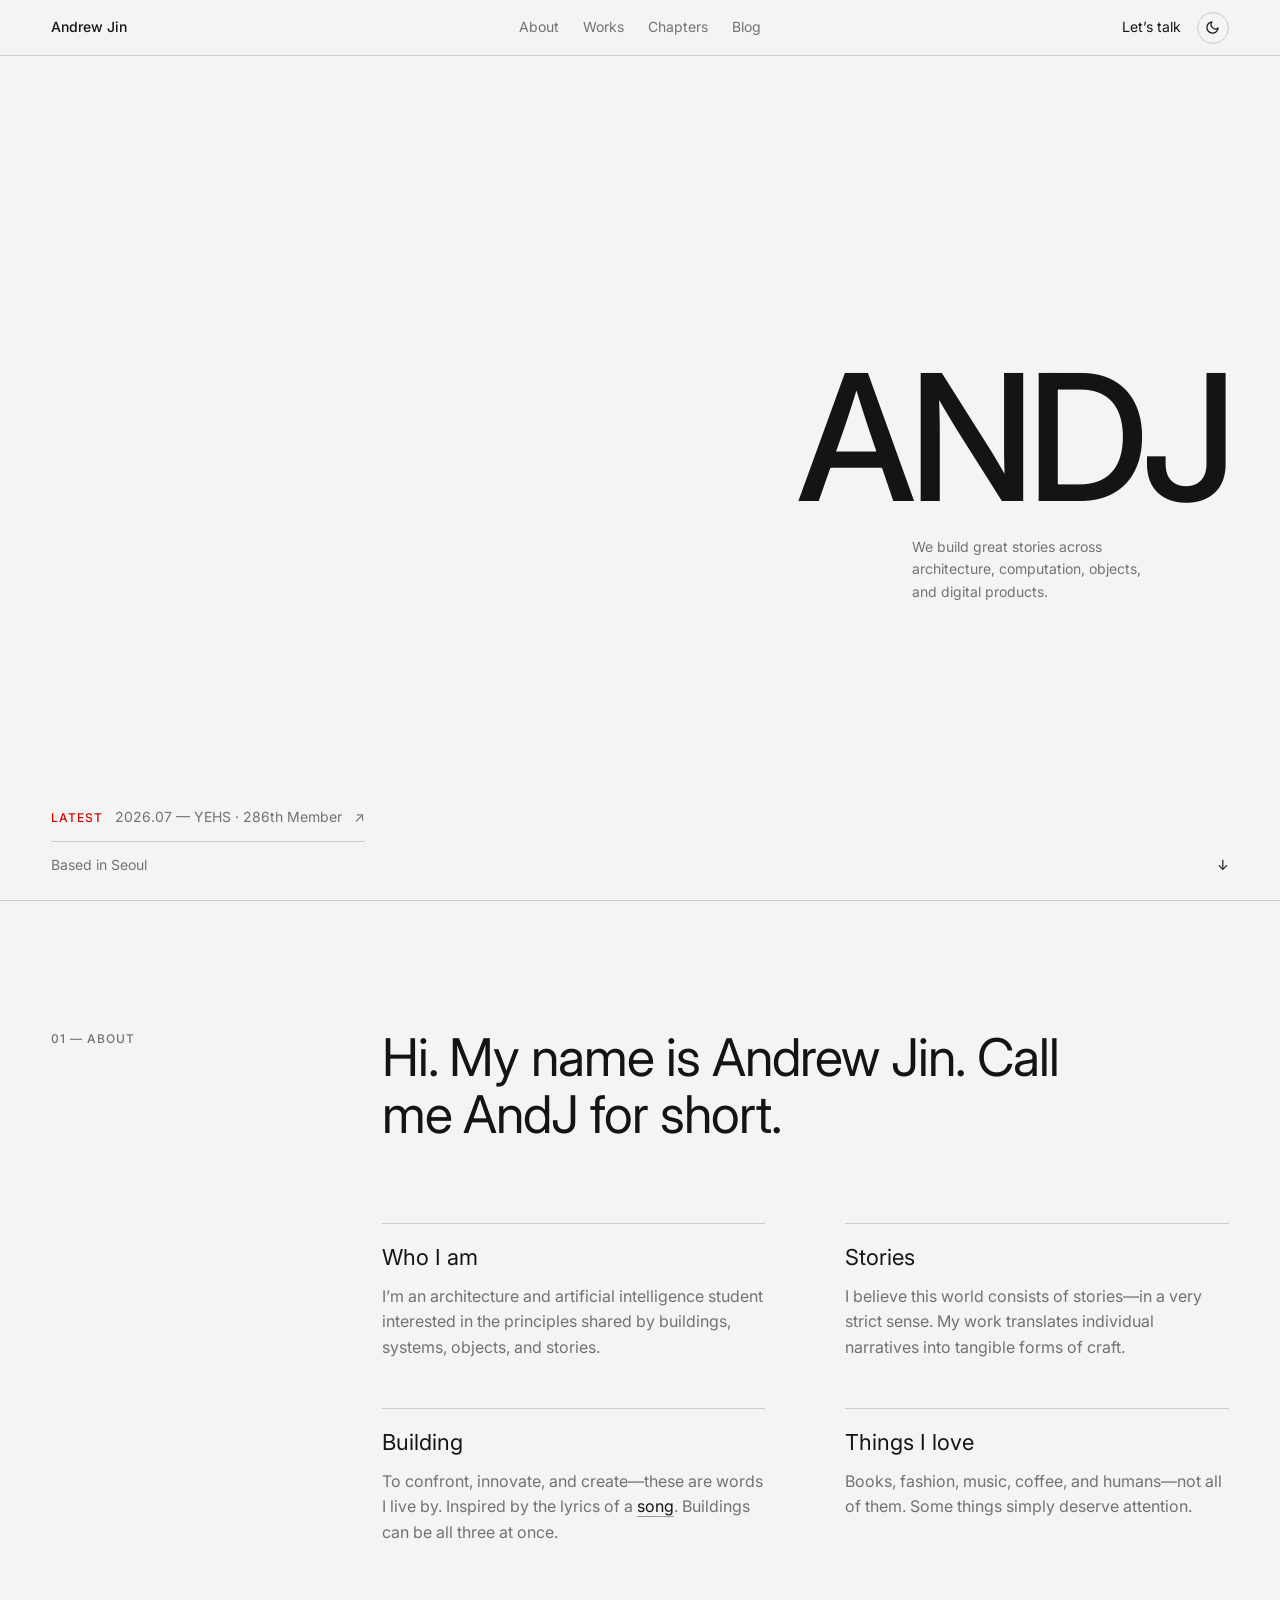
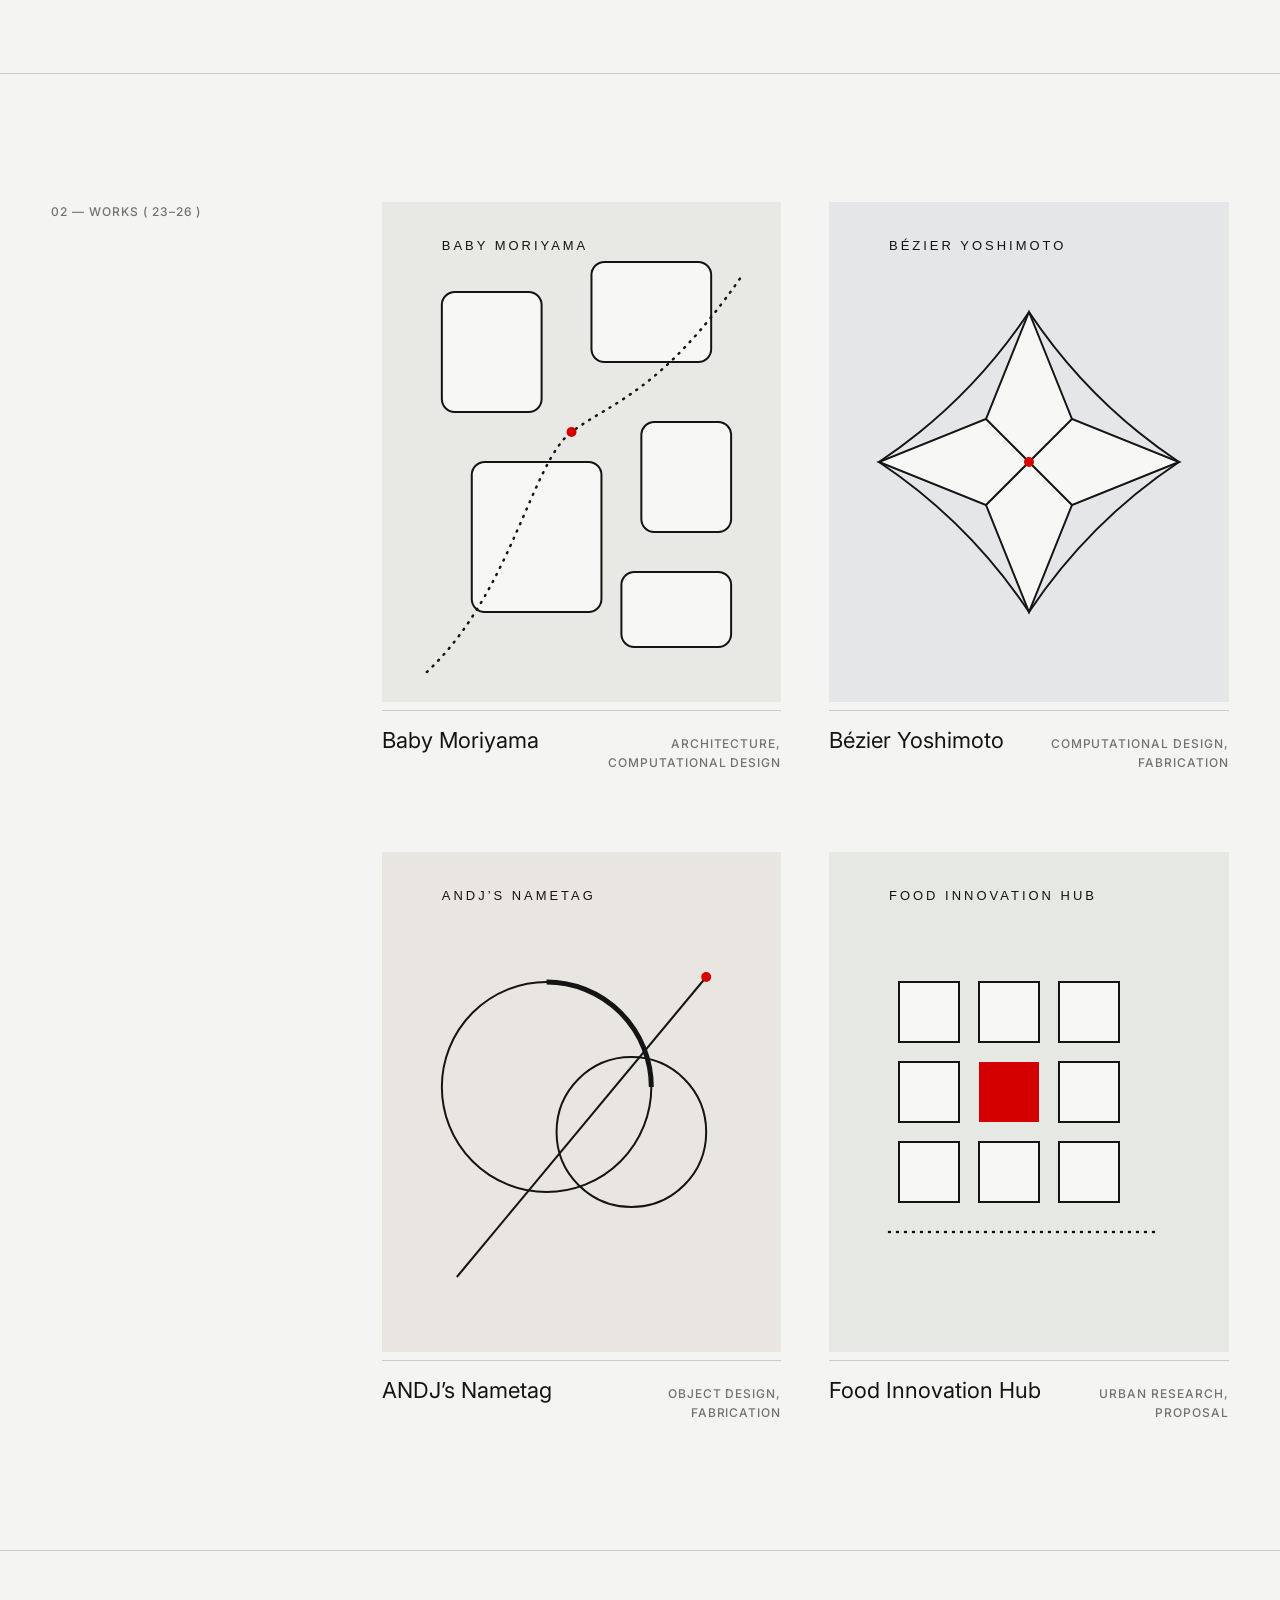
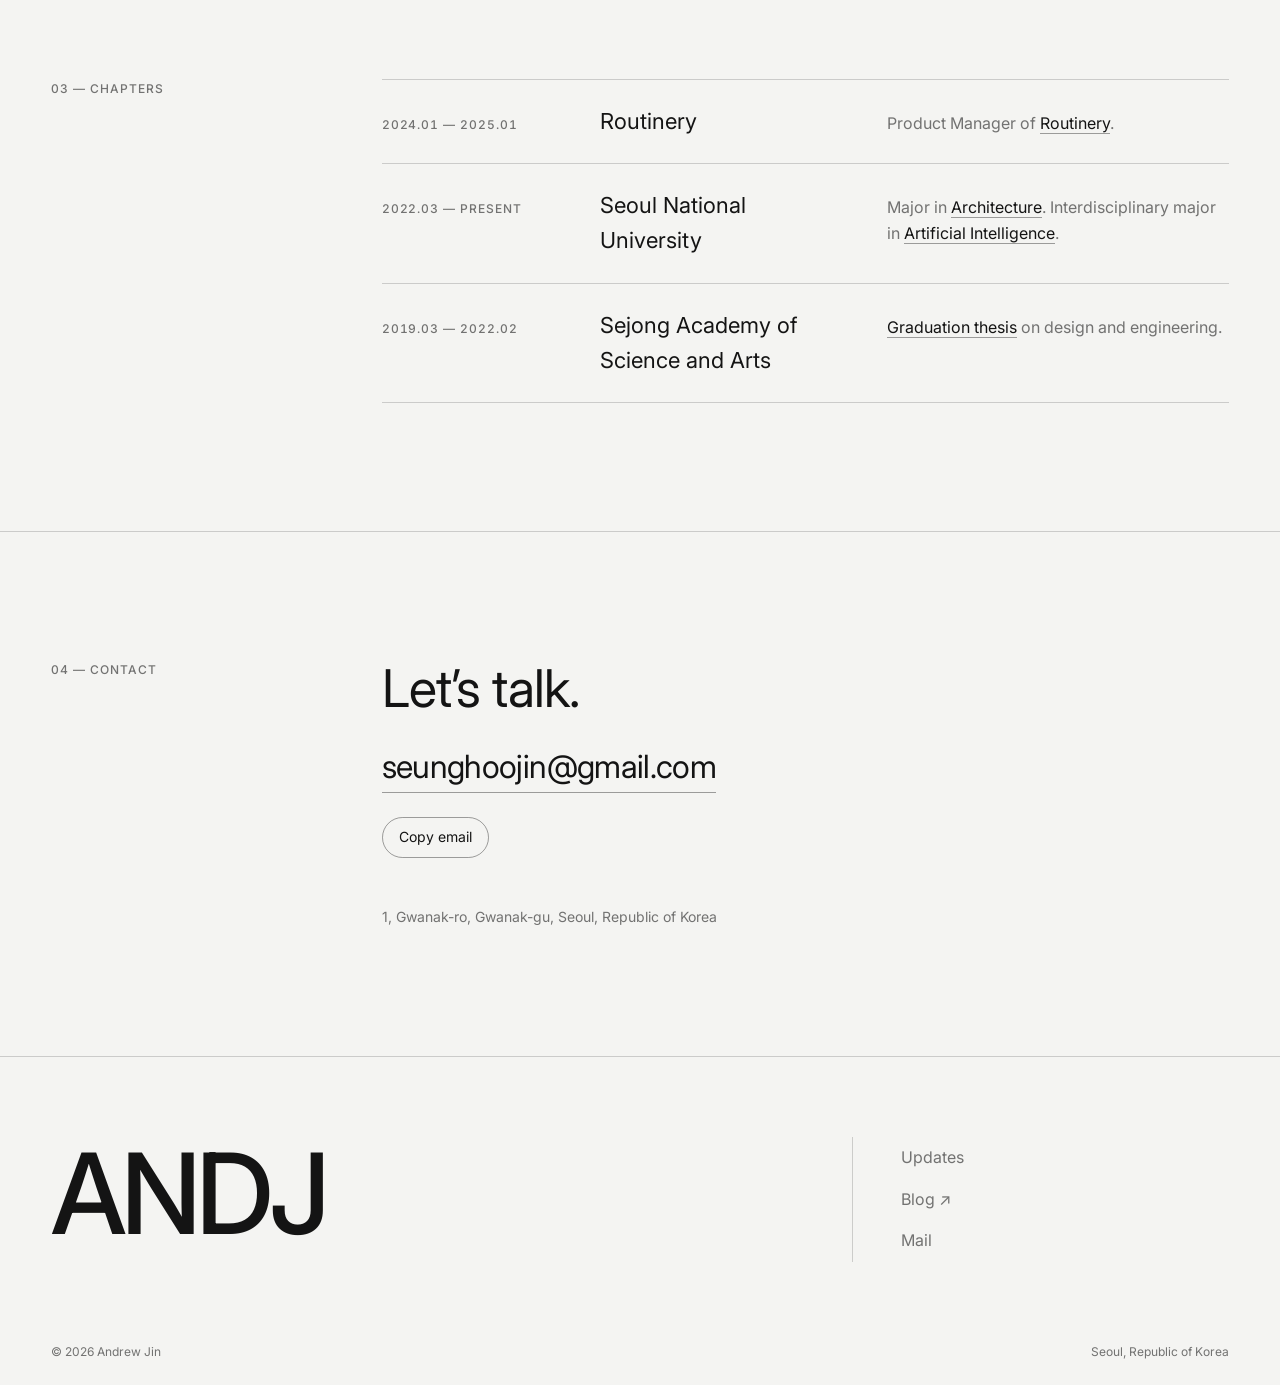
<file: index.html>
<!DOCTYPE html>
<html lang="en">
  <head>
    <meta charset="utf-8" />
    <meta name="viewport" content="width=device-width, initial-scale=1" />
    <title>AndJ — Andrew Jin</title>
    <meta name="description" content="AndJ — Andrew Jin. We build great stories across architecture, computation, objects, and digital products. Based in Seoul." />
    <meta name="theme-color" content="#f4f4f2" />
    <link rel="canonical" href="https://andj.studio/" />
    <meta property="og:type" content="website" />
    <meta property="og:url" content="https://andj.studio/" />
    <meta property="og:title" content="AndJ — We Build Great Stories" />
    <meta property="og:description" content="Architecture, computation, objects, and digital products. Based in Seoul." />
    <meta property="og:image" content="https://andj.studio/assets/favicon-448x448.png" />
    <meta name="twitter:card" content="summary" />
    <script>
      (function () {
        try {
          var t = localStorage.getItem('theme');
          if (!t) t = window.matchMedia('(prefers-color-scheme: dark)').matches ? 'dark' : 'light';
          document.documentElement.setAttribute('data-theme', t);
        } catch (e) {
          document.documentElement.setAttribute('data-theme', 'light');
        }
      })();
    </script>
    <link rel="preconnect" href="https://fonts.googleapis.com" />
    <link rel="preconnect" href="https://fonts.gstatic.com" crossorigin />
    <link href="https://fonts.googleapis.com/css2?family=Inter:wght@400;500;600;700&display=swap" rel="stylesheet" />
    <link rel="stylesheet" href="styleguide.css" />
    <link rel="stylesheet" href="globals.css" />
    <link rel="stylesheet" href="style.css" />
    <link rel="icon" href="assets/favicon.ico" sizes="any" />
    <link rel="icon" href="assets/favicon-32x32.png" sizes="32x32" type="image/png" />
    <link rel="apple-touch-icon" href="assets/apple-touch-icon.png" />
  </head>
  <body>
    <header class="site-header">
      <a class="brand" href="./">Andrew Jin</a>
      <nav class="site-nav" aria-label="Primary">
        <a href="#about">About</a>
        <a href="#works">Works</a>
        <a href="#chapters">Chapters</a>
        <a href="https://blog.andj.studio" target="_blank" rel="noopener">Blog</a>
      </nav>
      <div class="header-actions">
        <a class="talk-link" href="#contact">Let&rsquo;s talk</a>
        <button class="theme-toggle" aria-label="Toggle color theme">
          <svg class="icon-moon" width="15" height="15" viewBox="0 0 24 24" fill="none" xmlns="http://www.w3.org/2000/svg" aria-hidden="true">
            <path d="M21 12.8A9 9 0 1 1 11.2 3a7 7 0 0 0 9.8 9.8Z" stroke="currentColor" stroke-width="2" stroke-linecap="round" stroke-linejoin="round"/>
          </svg>
          <svg class="icon-sun" width="15" height="15" viewBox="0 0 24 24" fill="none" xmlns="http://www.w3.org/2000/svg" aria-hidden="true">
            <circle cx="12" cy="12" r="4" stroke="currentColor" stroke-width="2"/>
            <path d="M12 2v2m0 16v2M4.9 4.9l1.4 1.4m11.4 11.4 1.4 1.4M2 12h2m16 0h2M4.9 19.1l1.4-1.4m11.4-11.4 1.4-1.4" stroke="currentColor" stroke-width="2" stroke-linecap="round"/>
          </svg>
        </button>
        <button class="menu-toggle" aria-label="Toggle menu" aria-expanded="false">
          <svg class="menu-icon" width="22" height="22" viewBox="0 0 24 24" fill="none" xmlns="http://www.w3.org/2000/svg" aria-hidden="true">
            <path d="M3 6H21M3 12H21M3 18H21" stroke="currentColor" stroke-width="2" stroke-linecap="round"/>
          </svg>
          <svg class="close-icon" width="22" height="22" viewBox="0 0 24 24" fill="none" xmlns="http://www.w3.org/2000/svg" aria-hidden="true">
            <path d="M18 6L6 18M6 6L18 18" stroke="currentColor" stroke-width="2" stroke-linecap="round"/>
          </svg>
        </button>
      </div>
    </header>
    <nav class="mobile-overlay" aria-label="Mobile navigation">
      <div class="mobile-menu-content">
        <a href="#about" class="mobile-menu-link">About</a>
        <a href="#works" class="mobile-menu-link">Works</a>
        <a href="#chapters" class="mobile-menu-link">Chapters</a>
        <a href="https://blog.andj.studio" class="mobile-menu-link" target="_blank" rel="noopener">Blog</a>
        <a href="#contact" class="mobile-menu-link">Let&rsquo;s talk</a>
      </div>
    </nav>
    <main>
      <section class="hero">
        <div class="hero-inner">
          <h1 class="hero-title">ANDJ</h1>
          <p class="hero-tagline">We build great stories across architecture, computation, objects, and digital products.</p>
        </div>
        <div class="hero-footer">
          <a class="hero-latest" href="updates.html">
            <!-- latest:start -->
            <span class="label">Latest</span>
            <span class="hero-latest-text">2026.07 &mdash; YEHS &middot; 286th Member</span>
            <span class="hero-latest-arrow" aria-hidden="true">&nearr;</span>
            <!-- latest:end -->
          </a>
          <div class="hero-footer-row">
            <span>Based in Seoul</span>
            <a class="down-arrow" href="#about" aria-label="Scroll to About">&darr;</a>
          </div>
        </div>
      </section>

      <section id="about" class="section">
        <div class="section-label-wrap">
          <span class="section-label label">01 &mdash; About</span>
        </div>
        <div class="section-content">
          <h2 class="about-intro" data-reveal>Hi. My name is Andrew Jin. Call me AndJ for short.</h2>
          <div class="statements">
            <div class="statement" data-reveal>
              <h3>Who I am</h3>
              <p>I&rsquo;m an architecture and artificial intelligence student interested in the principles shared by buildings, systems, objects, and stories.</p>
            </div>
            <div class="statement" data-reveal>
              <h3>Stories</h3>
              <p>I believe this world consists of stories&mdash;in a very strict sense. My work translates individual narratives into tangible forms of craft.</p>
            </div>
            <div class="statement" data-reveal>
              <h3>Building</h3>
              <p>To confront, innovate, and create&mdash;these are words I live by. Inspired by the lyrics of a <a href="https://open.spotify.com/track/0yyWvtaYYHBG6uypVvnW6n?si=95b872d616434dc7" target="_blank" rel="noopener">song</a>. Buildings can be all three at once.</p>
            </div>
            <div class="statement" data-reveal>
              <h3>Things I love</h3>
              <p>Books, fashion, music, coffee, and humans&mdash;not all of them. Some things simply deserve attention.</p>
            </div>
          </div>
        </div>
      </section>

      <section id="works" class="section">
        <div class="section-label-wrap">
          <span class="section-label label">02 &mdash; Works ( 23&ndash;26 )</span>
        </div>
        <div class="section-content">
          <div class="works-grid">
            <a class="work-card" href="works/baby-moriyama.html" data-reveal>
              <figure>
                <img src="assets/works/baby-moriyama.svg" alt="Baby Moriyama — decentralized housing study" loading="lazy" />
              </figure>
              <div class="work-meta">
                <h3>Baby Moriyama</h3>
                <span class="label">Architecture,<br />Computational Design</span>
              </div>
            </a>
            <a class="work-card" href="works/bezier-yoshimoto.html" data-reveal>
              <figure>
                <img src="assets/works/bezier-yoshimoto.svg" alt="B&eacute;zier Yoshimoto — parametric Yoshimoto Cube study" loading="lazy" />
              </figure>
              <div class="work-meta">
                <h3>B&eacute;zier Yoshimoto</h3>
                <span class="label">Computational Design,<br />Fabrication</span>
              </div>
            </a>
            <a class="work-card" href="works/andjs-nametag.html" data-reveal>
              <figure>
                <img src="assets/works/andjs-nametag.svg" alt="ANDJ&rsquo;s Nametag — kinetic birch object" loading="lazy" />
              </figure>
              <div class="work-meta">
                <h3>ANDJ&rsquo;s Nametag</h3>
                <span class="label">Object Design,<br />Fabrication</span>
              </div>
            </a>
            <a class="work-card" href="works/food-innovation-hub.html" data-reveal>
              <figure>
                <img src="assets/works/food-innovation-hub.svg" alt="Food Innovation Hub — Seoul Central Market proposal" loading="lazy" />
              </figure>
              <div class="work-meta">
                <h3>Food Innovation Hub</h3>
                <span class="label">Urban Research,<br />Proposal</span>
              </div>
            </a>
          </div>
        </div>
      </section>

      <section id="chapters" class="section">
        <div class="section-label-wrap">
          <span class="section-label label">03 &mdash; Chapters</span>
        </div>
        <div class="section-content">
          <div class="timeline">
            <div class="timeline-row" data-reveal>
              <span class="timeline-date label">2024.01 &mdash; 2025.01</span>
              <h3 class="timeline-title">Routinery</h3>
              <p class="timeline-desc">Product Manager of <a href="https://routinery.app" target="_blank" rel="noopener">Routinery</a>.</p>
            </div>
            <div class="timeline-row" data-reveal>
              <span class="timeline-date label">2022.03 &mdash; Present</span>
              <h3 class="timeline-title">Seoul National University</h3>
              <p class="timeline-desc">Major in <a href="https://architecture.snu.ac.kr" target="_blank" rel="noopener">Architecture</a>. Interdisciplinary major in <a href="https://imai.snu.ac.kr" target="_blank" rel="noopener">Artificial Intelligence</a>.</p>
            </div>
            <div class="timeline-row" data-reveal>
              <span class="timeline-date label">2019.03 &mdash; 2022.02</span>
              <h3 class="timeline-title">Sejong Academy of Science and Arts</h3>
              <p class="timeline-desc"><a href="https://naver.me/xPUa2Jry" target="_blank" rel="noopener">Graduation thesis</a> on design and engineering.</p>
            </div>
          </div>
        </div>
      </section>

      <section id="contact" class="section">
        <div class="section-label-wrap">
          <span class="section-label label">04 &mdash; Contact</span>
        </div>
        <div class="section-content">
          <h2 class="contact-heading" data-reveal>Let&rsquo;s talk.</h2>
          <div data-reveal>
            <a class="contact-email" href="mailto:seunghoojin@gmail.com">seunghoojin@gmail.com</a>
            <div class="contact-actions">
              <button class="copy-email" data-email="seunghoojin@gmail.com">Copy email</button>
            </div>
            <p class="contact-address">1, Gwanak-ro, Gwanak-gu, Seoul, Republic of Korea</p>
          </div>
        </div>
      </section>
    </main>
    <footer class="site-footer">
      <div class="footer-main">
        <span class="footer-wordmark">ANDJ</span>
        <div class="footer-links">
          <a href="updates.html">Updates</a>
          <a href="https://blog.andj.studio" target="_blank" rel="noopener">Blog &nearr;</a>
          <a href="mailto:seunghoojin@gmail.com">Mail</a>
        </div>
      </div>
      <div class="footer-small">
        <span>&copy; 2026 Andrew Jin</span>
        <span>Seoul, Republic of Korea</span>
      </div>
    </footer>
    <script src="script.js"></script>
  </body>
</html>
</file>
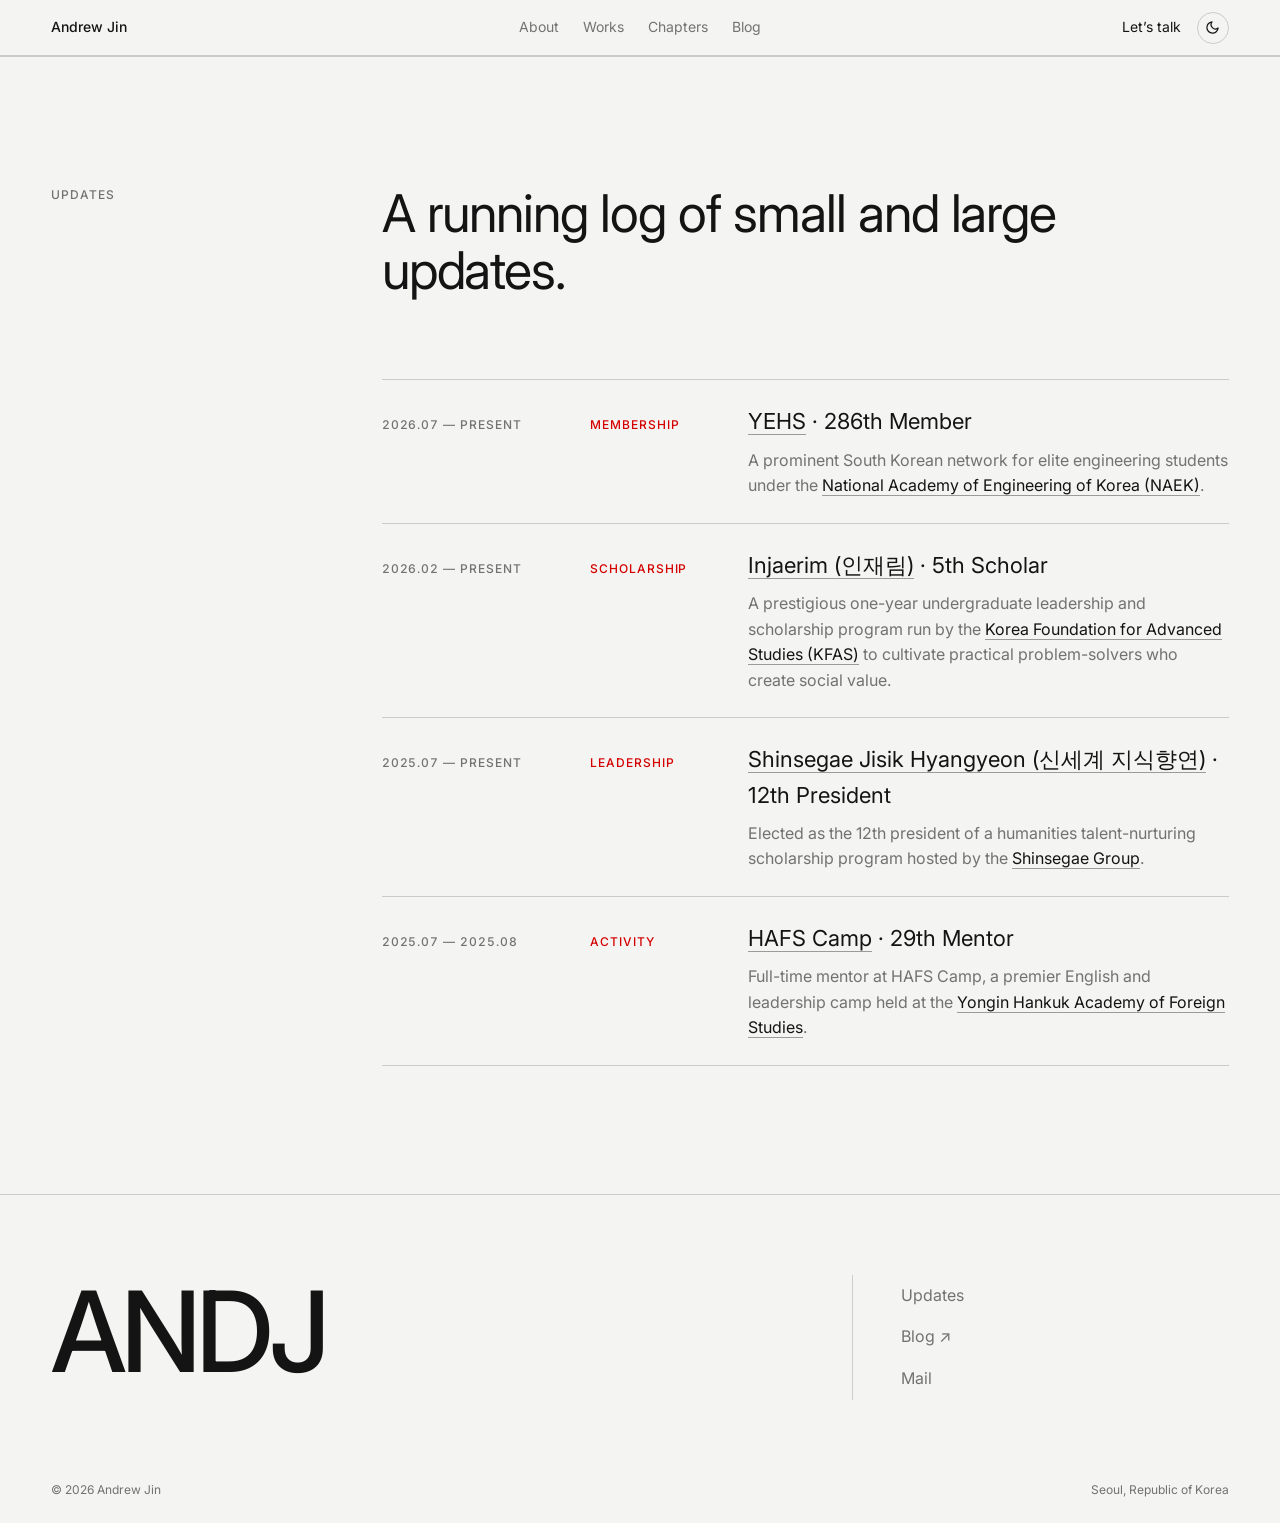
<file: updates.html>
<!DOCTYPE html>
<html lang="en">
  <head>
    <meta charset="utf-8" />
    <meta name="viewport" content="width=device-width, initial-scale=1" />
    <title>Updates — AndJ</title>
    <meta name="description" content="A running log of updates from Andrew Jin (AndJ) — awards, scholarships, memberships, and activities." />
    <link rel="canonical" href="https://andj.studio/updates.html" />
    <script>
      (function () {
        try {
          var t = localStorage.getItem('theme');
          if (!t) t = window.matchMedia('(prefers-color-scheme: dark)').matches ? 'dark' : 'light';
          document.documentElement.setAttribute('data-theme', t);
        } catch (e) {
          document.documentElement.setAttribute('data-theme', 'light');
        }
      })();
    </script>
    <link rel="preconnect" href="https://fonts.googleapis.com" />
    <link rel="preconnect" href="https://fonts.gstatic.com" crossorigin />
    <link href="https://fonts.googleapis.com/css2?family=Inter:wght@400;500;600;700&display=swap" rel="stylesheet" />
    <link rel="stylesheet" href="styleguide.css" />
    <link rel="stylesheet" href="globals.css" />
    <link rel="stylesheet" href="style.css" />
    <link rel="icon" href="assets/favicon.ico" sizes="any" />
    <link rel="icon" href="assets/favicon-32x32.png" sizes="32x32" type="image/png" />
    <link rel="apple-touch-icon" href="assets/apple-touch-icon.png" />
  </head>
  <body>
    <header class="site-header">
      <a class="brand" href="./">Andrew Jin</a>
      <nav class="site-nav" aria-label="Primary">
        <a href="index.html#about">About</a>
        <a href="index.html#works">Works</a>
        <a href="index.html#chapters">Chapters</a>
        <a href="https://blog.andj.studio" target="_blank" rel="noopener">Blog</a>
      </nav>
      <div class="header-actions">
        <a class="talk-link" href="index.html#contact">Let&rsquo;s talk</a>
        <button class="theme-toggle" aria-label="Toggle color theme">
          <svg class="icon-moon" width="15" height="15" viewBox="0 0 24 24" fill="none" xmlns="http://www.w3.org/2000/svg" aria-hidden="true">
            <path d="M21 12.8A9 9 0 1 1 11.2 3a7 7 0 0 0 9.8 9.8Z" stroke="currentColor" stroke-width="2" stroke-linecap="round" stroke-linejoin="round"/>
          </svg>
          <svg class="icon-sun" width="15" height="15" viewBox="0 0 24 24" fill="none" xmlns="http://www.w3.org/2000/svg" aria-hidden="true">
            <circle cx="12" cy="12" r="4" stroke="currentColor" stroke-width="2"/>
            <path d="M12 2v2m0 16v2M4.9 4.9l1.4 1.4m11.4 11.4 1.4 1.4M2 12h2m16 0h2M4.9 19.1l1.4-1.4m11.4-11.4 1.4-1.4" stroke="currentColor" stroke-width="2" stroke-linecap="round"/>
          </svg>
        </button>
        <button class="menu-toggle" aria-label="Toggle menu" aria-expanded="false">
          <svg class="menu-icon" width="22" height="22" viewBox="0 0 24 24" fill="none" xmlns="http://www.w3.org/2000/svg" aria-hidden="true">
            <path d="M3 6H21M3 12H21M3 18H21" stroke="currentColor" stroke-width="2" stroke-linecap="round"/>
          </svg>
          <svg class="close-icon" width="22" height="22" viewBox="0 0 24 24" fill="none" xmlns="http://www.w3.org/2000/svg" aria-hidden="true">
            <path d="M18 6L6 18M6 6L18 18" stroke="currentColor" stroke-width="2" stroke-linecap="round"/>
          </svg>
        </button>
      </div>
    </header>
    <nav class="mobile-overlay" aria-label="Mobile navigation">
      <div class="mobile-menu-content">
        <a href="index.html#about" class="mobile-menu-link">About</a>
        <a href="index.html#works" class="mobile-menu-link">Works</a>
        <a href="index.html#chapters" class="mobile-menu-link">Chapters</a>
        <a href="https://blog.andj.studio" class="mobile-menu-link" target="_blank" rel="noopener">Blog</a>
        <a href="index.html#contact" class="mobile-menu-link">Let&rsquo;s talk</a>
      </div>
    </nav>
    <main class="updates-main">
      <section class="section">
        <div class="section-label-wrap">
          <span class="section-label label">Updates</span>
        </div>
        <div class="section-content">
          <h1 class="about-intro">A running log of small and large updates.</h1>
          <div class="updates">
            <!-- updates:start -->
            <div class="update-row" data-reveal>
              <span class="update-date label">2026.07 &mdash; Present</span>
              <span class="update-tag label">membership</span>
              <div class="update-body">
                <h3 class="update-title"><a href="https://www.naekyehs.org/intro" target="_blank" rel="noopener">YEHS</a> &middot; 286th Member</h3>
                <p class="update-desc">A prominent South Korean network for elite engineering students under the <a href="https://www.naek.or.kr/en" target="_blank" rel="noopener">National Academy of Engineering of Korea (NAEK)</a>.</p>
              </div>
            </div>
            <div class="update-row" data-reveal>
              <span class="update-date label">2026.02 &mdash; Present</span>
              <span class="update-tag label">scholarship</span>
              <div class="update-body">
                <h3 class="update-title"><a href="https://cvt.kfas.or.kr/intro/type2.php" target="_blank" rel="noopener">Injaerim (인재림)</a> &middot; 5th Scholar</h3>
                <p class="update-desc">A prestigious one-year undergraduate leadership and scholarship program run by the <a href="https://www.kfas.or.kr/" target="_blank" rel="noopener">Korea Foundation for Advanced Studies (KFAS)</a> to cultivate practical problem-solvers who create social value.</p>
              </div>
            </div>
            <div class="update-row" data-reveal>
              <span class="update-date label">2025.07 &mdash; Present</span>
              <span class="update-tag label">leadership</span>
              <div class="update-body">
                <h3 class="update-title"><a href="https://www.ssghero.com/" target="_blank" rel="noopener">Shinsegae Jisik Hyangyeon (신세계 지식향연)</a> &middot; 12th President</h3>
                <p class="update-desc">Elected as the 12th president of a humanities talent-nurturing scholarship program hosted by the <a href="https://www.sikorea.co.kr/company/group" target="_blank" rel="noopener">Shinsegae Group</a>.</p>
              </div>
            </div>
            <div class="update-row" data-reveal>
              <span class="update-date label">2025.07 &mdash; 2025.08</span>
              <span class="update-tag label">activity</span>
              <div class="update-body">
                <h3 class="update-title"><a href="https://www.hafscamp.com/" target="_blank" rel="noopener">HAFS Camp</a> &middot; 29th Mentor</h3>
                <p class="update-desc">Full-time mentor at HAFS Camp, a premier English and leadership camp held at the <a href="https://hafs.hs.kr/" target="_blank" rel="noopener">Yongin Hankuk Academy of Foreign Studies</a>.</p>
              </div>
            </div>
            <!-- updates:end -->
          </div>
        </div>
      </section>
    </main>
    <footer class="site-footer">
      <div class="footer-main">
        <span class="footer-wordmark">ANDJ</span>
        <div class="footer-links">
          <a href="updates.html">Updates</a>
          <a href="https://blog.andj.studio" target="_blank" rel="noopener">Blog &nearr;</a>
          <a href="mailto:seunghoojin@gmail.com">Mail</a>
        </div>
      </div>
      <div class="footer-small">
        <span>&copy; 2026 Andrew Jin</span>
        <span>Seoul, Republic of Korea</span>
      </div>
    </footer>
    <script src="script.js"></script>
  </body>
</html>
</file>
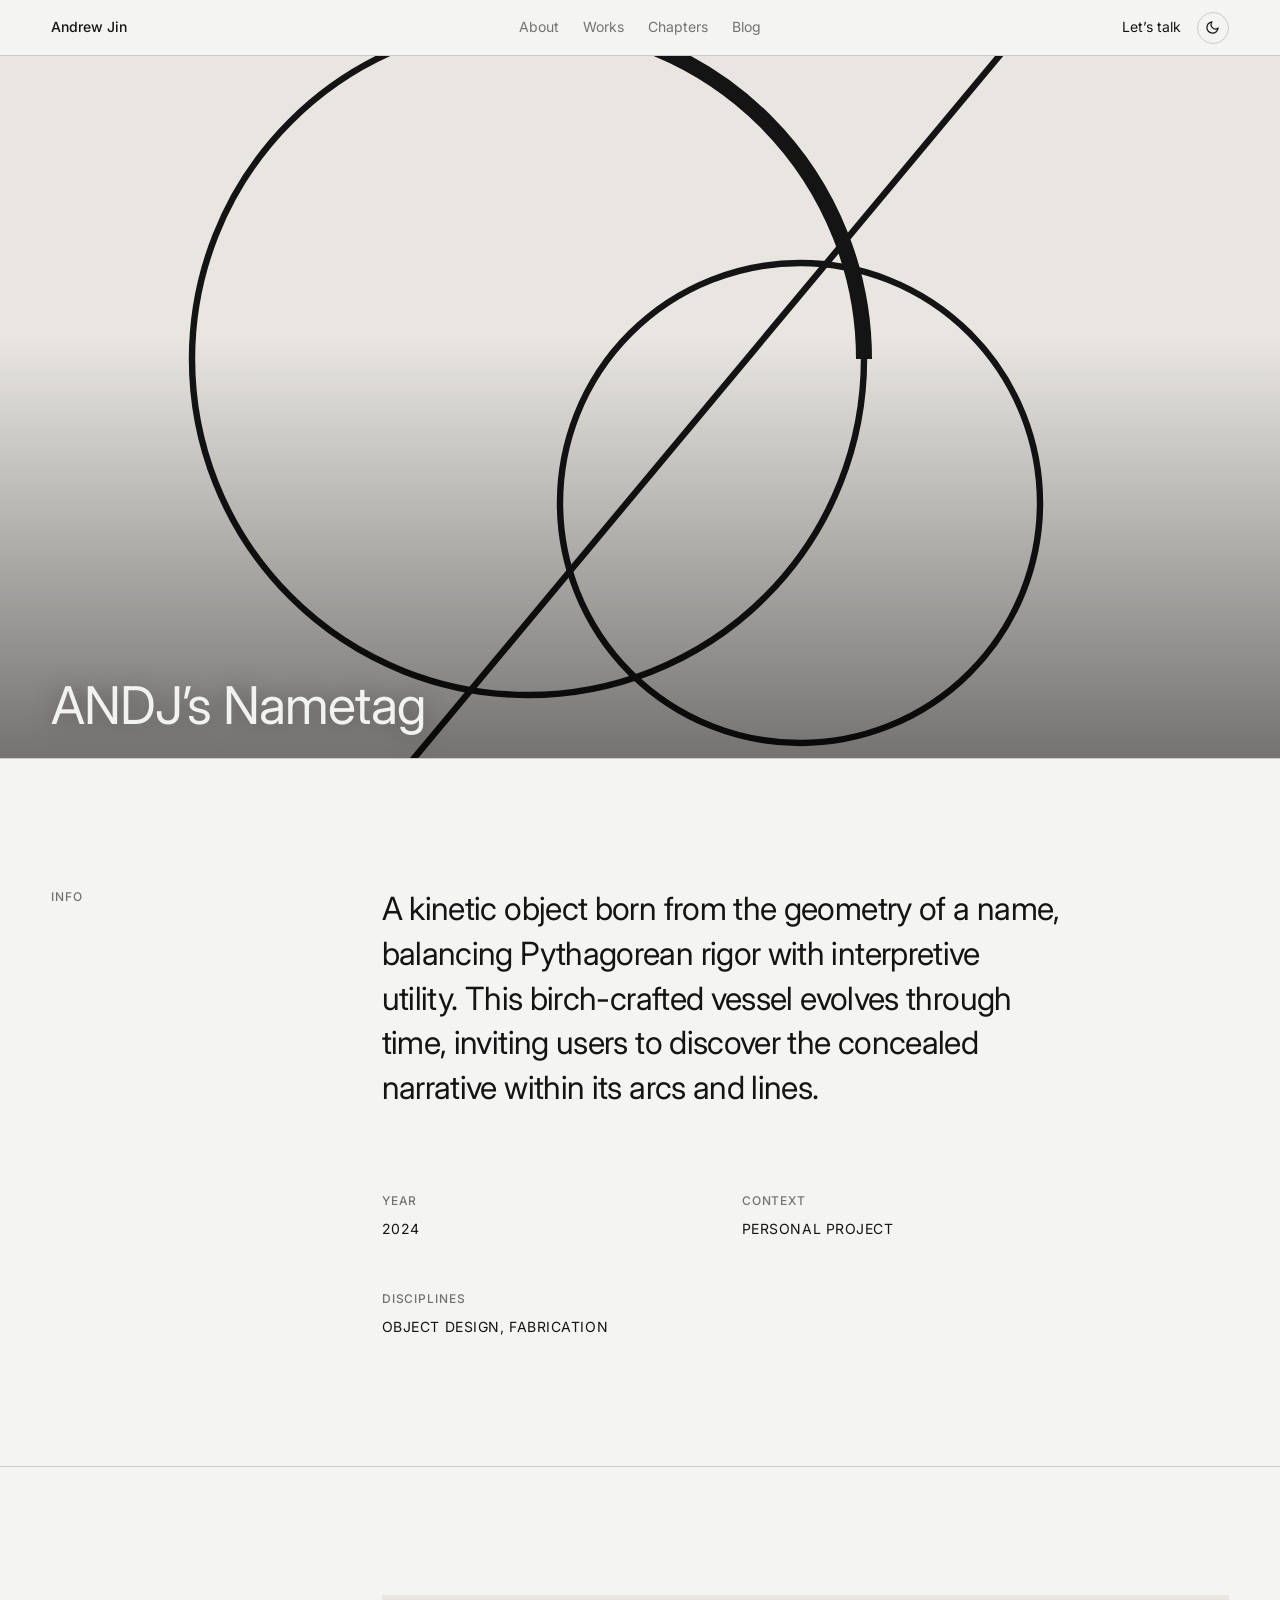
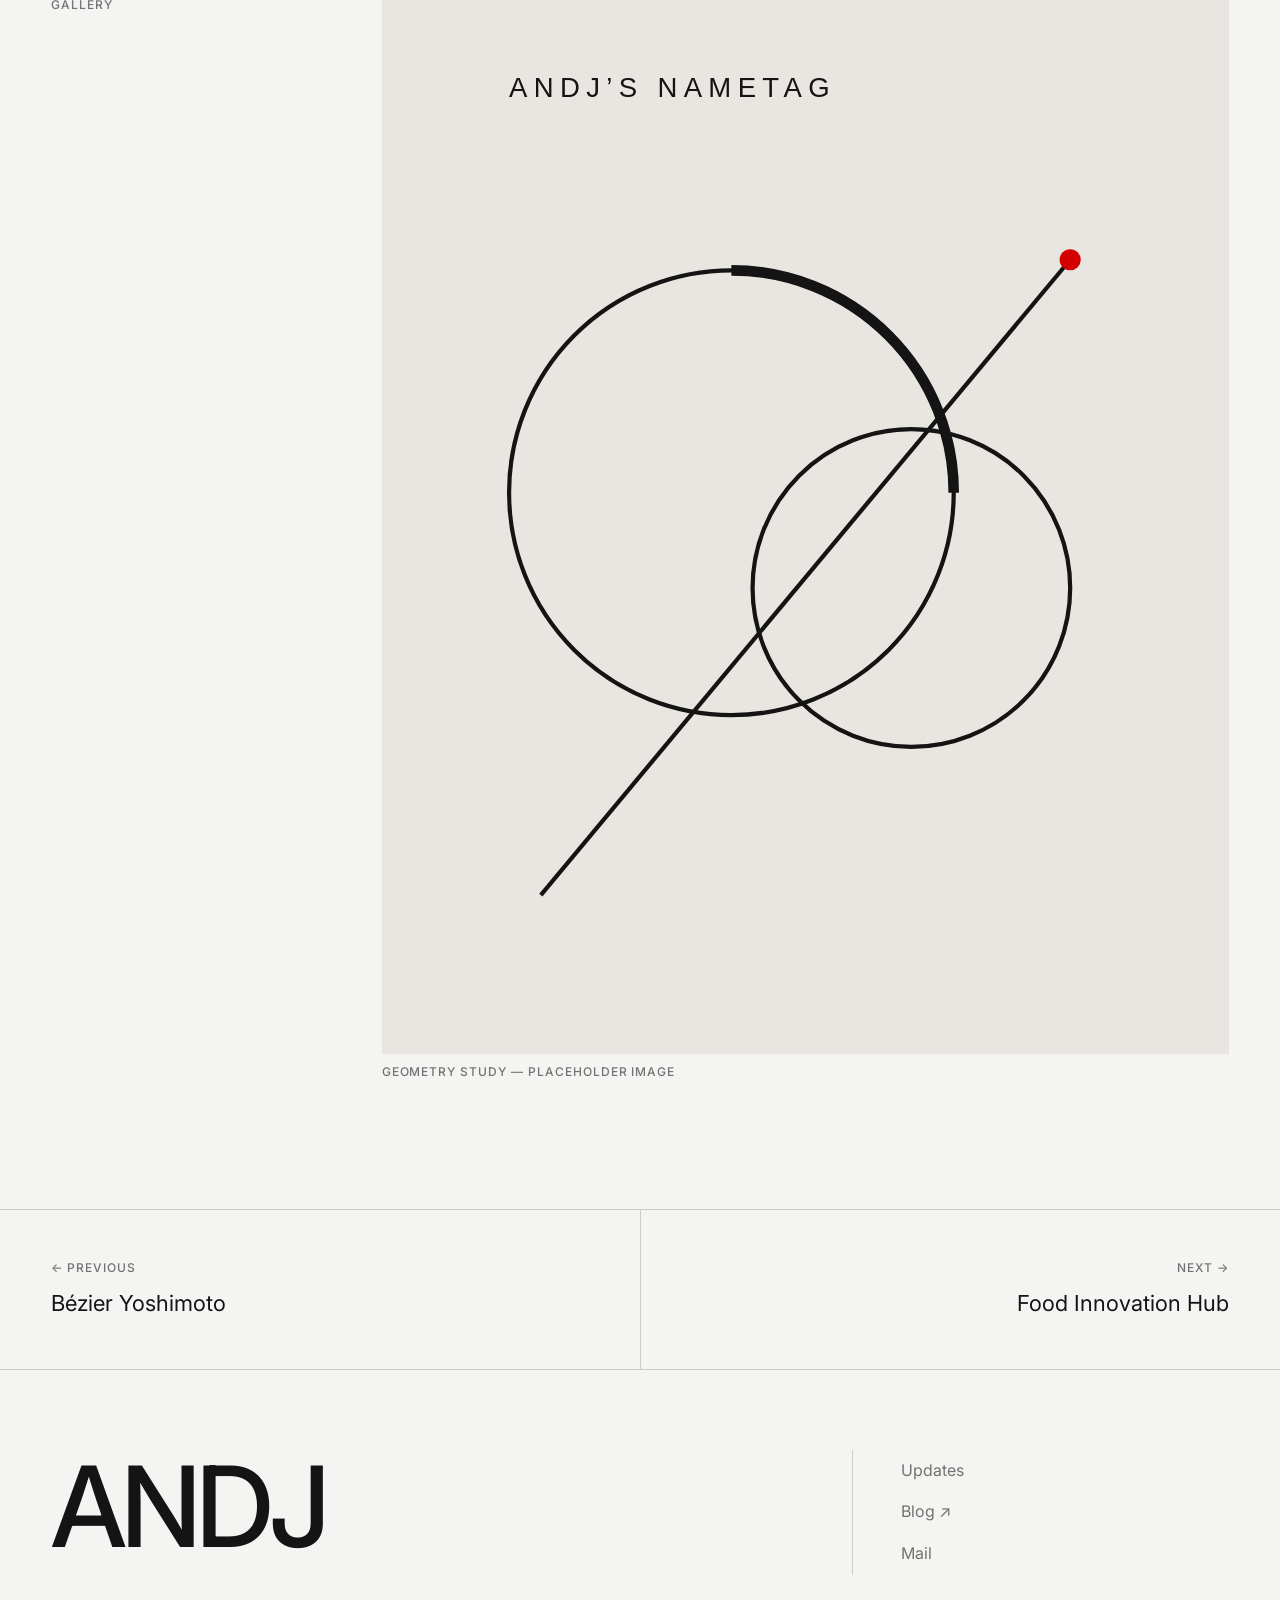
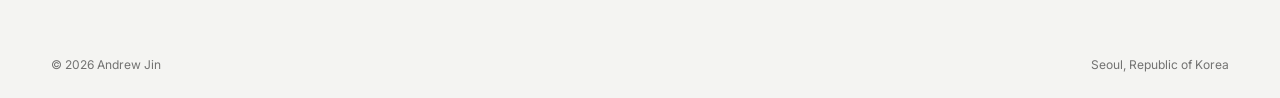
<file: works/andjs-nametag.html>
<!DOCTYPE html>
<html lang="en">
  <head>
    <meta charset="utf-8" />
    <meta name="viewport" content="width=device-width, initial-scale=1" />
    <title>ANDJ's Nametag — AndJ</title>
    <meta name="description" content="A kinetic object born from the geometry of a name, balancing Pythagorean rigor with interpretive utility." />
    <link rel="canonical" href="https://andj.studio/works/andjs-nametag.html" />
    <script>
      (function () {
        try {
          var t = localStorage.getItem('theme');
          if (!t) t = window.matchMedia('(prefers-color-scheme: dark)').matches ? 'dark' : 'light';
          document.documentElement.setAttribute('data-theme', t);
        } catch (e) {
          document.documentElement.setAttribute('data-theme', 'light');
        }
      })();
    </script>
    <link rel="preconnect" href="https://fonts.googleapis.com" />
    <link rel="preconnect" href="https://fonts.gstatic.com" crossorigin />
    <link href="https://fonts.googleapis.com/css2?family=Inter:wght@400;500;600;700&display=swap" rel="stylesheet" />
    <link rel="stylesheet" href="../styleguide.css" />
    <link rel="stylesheet" href="../globals.css" />
    <link rel="stylesheet" href="../style.css" />
    <link rel="icon" href="../assets/favicon.ico" sizes="any" />
    <link rel="icon" href="../assets/favicon-32x32.png" sizes="32x32" type="image/png" />
    <link rel="apple-touch-icon" href="../assets/apple-touch-icon.png" />
  </head>
  <body>
    <header class="site-header">
      <a class="brand" href="../index.html">Andrew Jin</a>
      <nav class="site-nav" aria-label="Primary">
        <a href="../index.html#about">About</a>
        <a href="../index.html#works">Works</a>
        <a href="../index.html#chapters">Chapters</a>
        <a href="https://blog.andj.studio" target="_blank" rel="noopener">Blog</a>
      </nav>
      <div class="header-actions">
        <a class="talk-link" href="../index.html#contact">Let&rsquo;s talk</a>
        <button class="theme-toggle" aria-label="Toggle color theme">
          <svg class="icon-moon" width="15" height="15" viewBox="0 0 24 24" fill="none" xmlns="http://www.w3.org/2000/svg" aria-hidden="true">
            <path d="M21 12.8A9 9 0 1 1 11.2 3a7 7 0 0 0 9.8 9.8Z" stroke="currentColor" stroke-width="2" stroke-linecap="round" stroke-linejoin="round"/>
          </svg>
          <svg class="icon-sun" width="15" height="15" viewBox="0 0 24 24" fill="none" xmlns="http://www.w3.org/2000/svg" aria-hidden="true">
            <circle cx="12" cy="12" r="4" stroke="currentColor" stroke-width="2"/>
            <path d="M12 2v2m0 16v2M4.9 4.9l1.4 1.4m11.4 11.4 1.4 1.4M2 12h2m16 0h2M4.9 19.1l1.4-1.4m11.4-11.4 1.4-1.4" stroke="currentColor" stroke-width="2" stroke-linecap="round"/>
          </svg>
        </button>
        <button class="menu-toggle" aria-label="Toggle menu" aria-expanded="false">
          <svg class="menu-icon" width="22" height="22" viewBox="0 0 24 24" fill="none" xmlns="http://www.w3.org/2000/svg" aria-hidden="true">
            <path d="M3 6H21M3 12H21M3 18H21" stroke="currentColor" stroke-width="2" stroke-linecap="round"/>
          </svg>
          <svg class="close-icon" width="22" height="22" viewBox="0 0 24 24" fill="none" xmlns="http://www.w3.org/2000/svg" aria-hidden="true">
            <path d="M18 6L6 18M6 6L18 18" stroke="currentColor" stroke-width="2" stroke-linecap="round"/>
          </svg>
        </button>
      </div>
    </header>
    <nav class="mobile-overlay" aria-label="Mobile navigation">
      <div class="mobile-menu-content">
        <a href="../index.html#about" class="mobile-menu-link">About</a>
        <a href="../index.html#works" class="mobile-menu-link">Works</a>
        <a href="../index.html#chapters" class="mobile-menu-link">Chapters</a>
        <a href="https://blog.andj.studio" class="mobile-menu-link" target="_blank" rel="noopener">Blog</a>
        <a href="../index.html#contact" class="mobile-menu-link">Let&rsquo;s talk</a>
      </div>
    </nav>
    <main>
      <figure class="project-hero">
        <img src="../assets/works/andjs-nametag.svg" alt="ANDJ's Nametag hero image" />
        <figcaption><h1>ANDJ&rsquo;s Nametag</h1></figcaption>
      </figure>

      <section class="section">
        <div class="section-label-wrap">
          <span class="section-label label">Info</span>
        </div>
        <div class="section-content">
          <p class="project-desc" data-reveal>A kinetic object born from the geometry of a name, balancing Pythagorean rigor with interpretive utility. This birch-crafted vessel evolves through time, inviting users to discover the concealed narrative within its arcs and lines.</p>
          <div class="meta-grid" data-reveal>
            <div class="meta-item">
              <span class="label">Year</span>
              <p>2024</p>
            </div>
            <div class="meta-item">
              <span class="label">Context</span>
              <p>Personal project</p>
            </div>
            <div class="meta-item">
              <span class="label">Disciplines</span>
              <p>Object design, Fabrication</p>
            </div>
          </div>
        </div>
      </section>

      <section class="section">
        <div class="section-label-wrap">
          <span class="section-label label">Gallery</span>
        </div>
        <div class="section-content project-figures">
          <figure data-reveal>
            <img src="../assets/works/andjs-nametag.svg" alt="ANDJ's Nametag — geometry study placeholder" loading="lazy" />
            <figcaption class="label">Geometry study &mdash; placeholder image</figcaption>
          </figure>
        </div>
      </section>
    </main>
    <nav class="project-nav" aria-label="Project navigation">
      <a href="bezier-yoshimoto.html">
        <span class="label">&larr; Previous</span>
        <span class="nav-title">B&eacute;zier Yoshimoto</span>
      </a>
      <a href="food-innovation-hub.html">
        <span class="label">Next &rarr;</span>
        <span class="nav-title">Food Innovation Hub</span>
      </a>
    </nav>
    <footer class="site-footer">
      <div class="footer-main">
        <span class="footer-wordmark">ANDJ</span>
        <div class="footer-links">
          <a href="../updates.html">Updates</a>
          <a href="https://blog.andj.studio" target="_blank" rel="noopener">Blog &nearr;</a>
          <a href="mailto:seunghoojin@gmail.com">Mail</a>
        </div>
      </div>
      <div class="footer-small">
        <span>&copy; 2026 Andrew Jin</span>
        <span>Seoul, Republic of Korea</span>
      </div>
    </footer>
    <script src="../script.js"></script>
  </body>
</html>
</file>
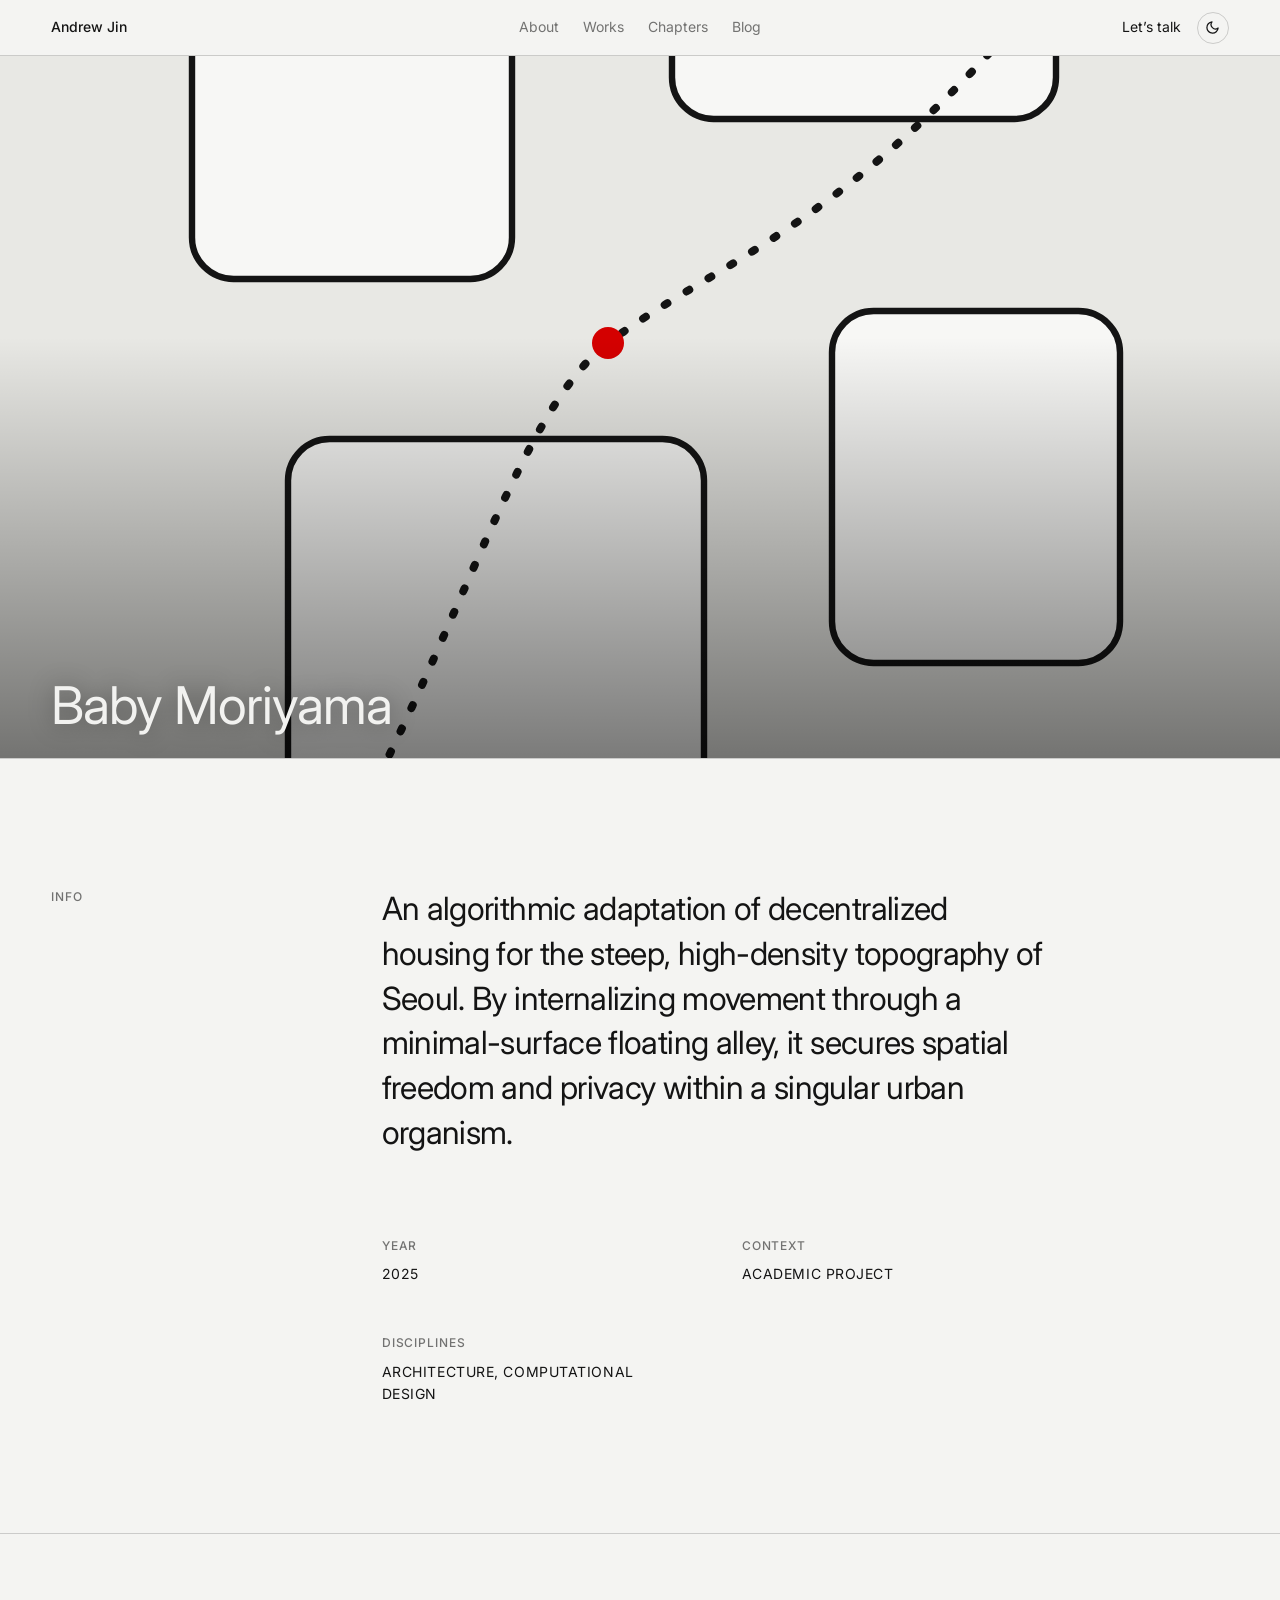
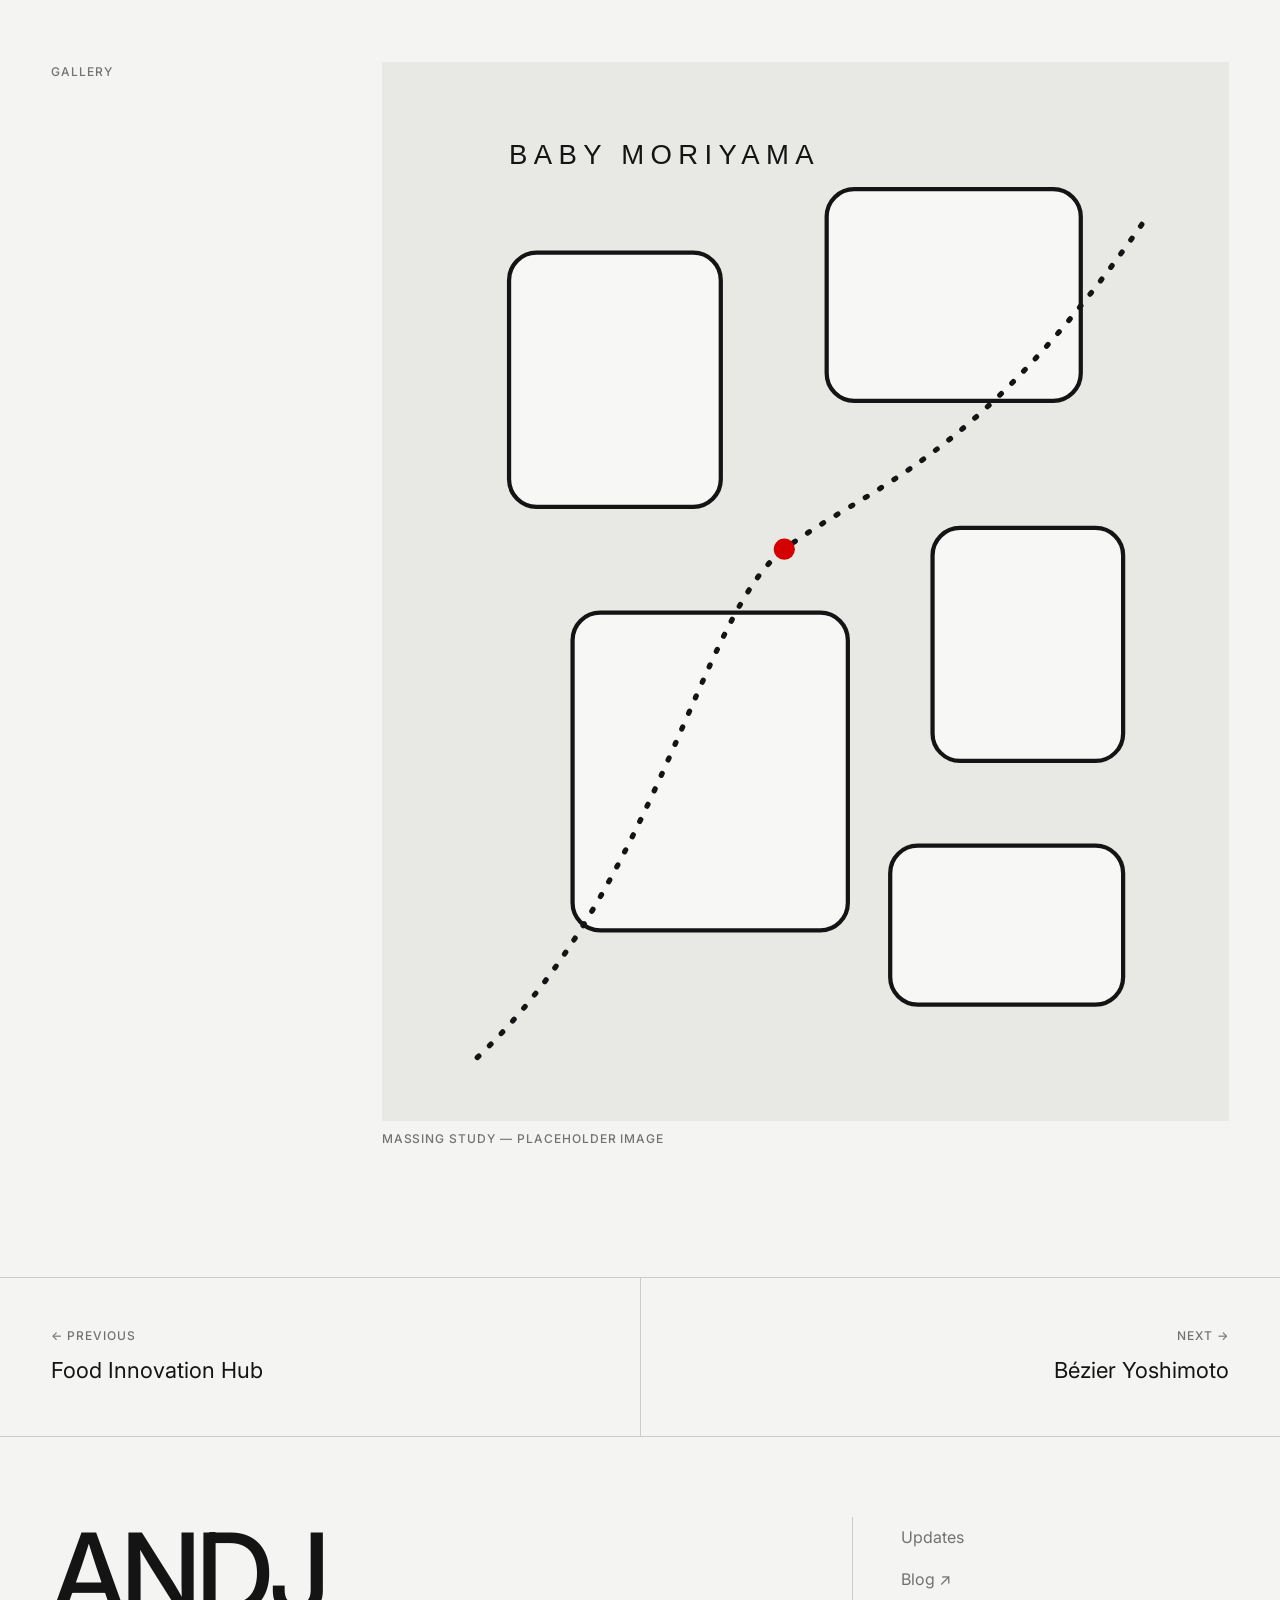
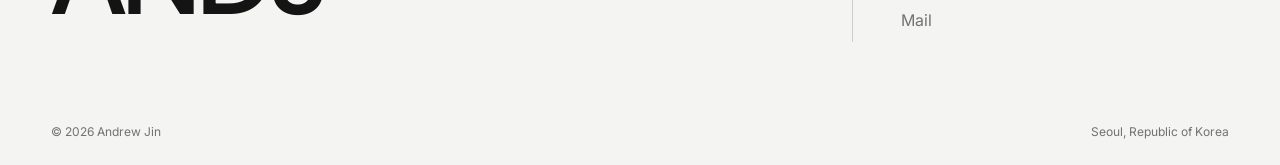
<file: works/baby-moriyama.html>
<!DOCTYPE html>
<html lang="en">
  <head>
    <meta charset="utf-8" />
    <meta name="viewport" content="width=device-width, initial-scale=1" />
    <title>Baby Moriyama — AndJ</title>
    <meta name="description" content="An algorithmic adaptation of decentralized housing for the steep, high-density topography of Seoul." />
    <link rel="canonical" href="https://andj.studio/works/baby-moriyama.html" />
    <script>
      (function () {
        try {
          var t = localStorage.getItem('theme');
          if (!t) t = window.matchMedia('(prefers-color-scheme: dark)').matches ? 'dark' : 'light';
          document.documentElement.setAttribute('data-theme', t);
        } catch (e) {
          document.documentElement.setAttribute('data-theme', 'light');
        }
      })();
    </script>
    <link rel="preconnect" href="https://fonts.googleapis.com" />
    <link rel="preconnect" href="https://fonts.gstatic.com" crossorigin />
    <link href="https://fonts.googleapis.com/css2?family=Inter:wght@400;500;600;700&display=swap" rel="stylesheet" />
    <link rel="stylesheet" href="../styleguide.css" />
    <link rel="stylesheet" href="../globals.css" />
    <link rel="stylesheet" href="../style.css" />
    <link rel="icon" href="../assets/favicon.ico" sizes="any" />
    <link rel="icon" href="../assets/favicon-32x32.png" sizes="32x32" type="image/png" />
    <link rel="apple-touch-icon" href="../assets/apple-touch-icon.png" />
  </head>
  <body>
    <header class="site-header">
      <a class="brand" href="../index.html">Andrew Jin</a>
      <nav class="site-nav" aria-label="Primary">
        <a href="../index.html#about">About</a>
        <a href="../index.html#works">Works</a>
        <a href="../index.html#chapters">Chapters</a>
        <a href="https://blog.andj.studio" target="_blank" rel="noopener">Blog</a>
      </nav>
      <div class="header-actions">
        <a class="talk-link" href="../index.html#contact">Let&rsquo;s talk</a>
        <button class="theme-toggle" aria-label="Toggle color theme">
          <svg class="icon-moon" width="15" height="15" viewBox="0 0 24 24" fill="none" xmlns="http://www.w3.org/2000/svg" aria-hidden="true">
            <path d="M21 12.8A9 9 0 1 1 11.2 3a7 7 0 0 0 9.8 9.8Z" stroke="currentColor" stroke-width="2" stroke-linecap="round" stroke-linejoin="round"/>
          </svg>
          <svg class="icon-sun" width="15" height="15" viewBox="0 0 24 24" fill="none" xmlns="http://www.w3.org/2000/svg" aria-hidden="true">
            <circle cx="12" cy="12" r="4" stroke="currentColor" stroke-width="2"/>
            <path d="M12 2v2m0 16v2M4.9 4.9l1.4 1.4m11.4 11.4 1.4 1.4M2 12h2m16 0h2M4.9 19.1l1.4-1.4m11.4-11.4 1.4-1.4" stroke="currentColor" stroke-width="2" stroke-linecap="round"/>
          </svg>
        </button>
        <button class="menu-toggle" aria-label="Toggle menu" aria-expanded="false">
          <svg class="menu-icon" width="22" height="22" viewBox="0 0 24 24" fill="none" xmlns="http://www.w3.org/2000/svg" aria-hidden="true">
            <path d="M3 6H21M3 12H21M3 18H21" stroke="currentColor" stroke-width="2" stroke-linecap="round"/>
          </svg>
          <svg class="close-icon" width="22" height="22" viewBox="0 0 24 24" fill="none" xmlns="http://www.w3.org/2000/svg" aria-hidden="true">
            <path d="M18 6L6 18M6 6L18 18" stroke="currentColor" stroke-width="2" stroke-linecap="round"/>
          </svg>
        </button>
      </div>
    </header>
    <nav class="mobile-overlay" aria-label="Mobile navigation">
      <div class="mobile-menu-content">
        <a href="../index.html#about" class="mobile-menu-link">About</a>
        <a href="../index.html#works" class="mobile-menu-link">Works</a>
        <a href="../index.html#chapters" class="mobile-menu-link">Chapters</a>
        <a href="https://blog.andj.studio" class="mobile-menu-link" target="_blank" rel="noopener">Blog</a>
        <a href="../index.html#contact" class="mobile-menu-link">Let&rsquo;s talk</a>
      </div>
    </nav>
    <main>
      <figure class="project-hero">
        <img src="../assets/works/baby-moriyama.svg" alt="Baby Moriyama hero image" />
        <figcaption><h1>Baby Moriyama</h1></figcaption>
      </figure>

      <section class="section">
        <div class="section-label-wrap">
          <span class="section-label label">Info</span>
        </div>
        <div class="section-content">
          <p class="project-desc" data-reveal>An algorithmic adaptation of decentralized housing for the steep, high-density topography of Seoul. By internalizing movement through a minimal-surface floating alley, it secures spatial freedom and privacy within a singular urban organism.</p>
          <div class="meta-grid" data-reveal>
            <div class="meta-item">
              <span class="label">Year</span>
              <p>2025</p>
            </div>
            <div class="meta-item">
              <span class="label">Context</span>
              <p>Academic project</p>
            </div>
            <div class="meta-item">
              <span class="label">Disciplines</span>
              <p>Architecture, Computational design</p>
            </div>
          </div>
        </div>
      </section>

      <section class="section">
        <div class="section-label-wrap">
          <span class="section-label label">Gallery</span>
        </div>
        <div class="section-content project-figures">
          <figure data-reveal>
            <img src="../assets/works/baby-moriyama.svg" alt="Baby Moriyama — massing study placeholder" loading="lazy" />
            <figcaption class="label">Massing study &mdash; placeholder image</figcaption>
          </figure>
        </div>
      </section>
    </main>
    <nav class="project-nav" aria-label="Project navigation">
      <a href="food-innovation-hub.html">
        <span class="label">&larr; Previous</span>
        <span class="nav-title">Food Innovation Hub</span>
      </a>
      <a href="bezier-yoshimoto.html">
        <span class="label">Next &rarr;</span>
        <span class="nav-title">B&eacute;zier Yoshimoto</span>
      </a>
    </nav>
    <footer class="site-footer">
      <div class="footer-main">
        <span class="footer-wordmark">ANDJ</span>
        <div class="footer-links">
          <a href="../updates.html">Updates</a>
          <a href="https://blog.andj.studio" target="_blank" rel="noopener">Blog &nearr;</a>
          <a href="mailto:seunghoojin@gmail.com">Mail</a>
        </div>
      </div>
      <div class="footer-small">
        <span>&copy; 2026 Andrew Jin</span>
        <span>Seoul, Republic of Korea</span>
      </div>
    </footer>
    <script src="../script.js"></script>
  </body>
</html>
</file>
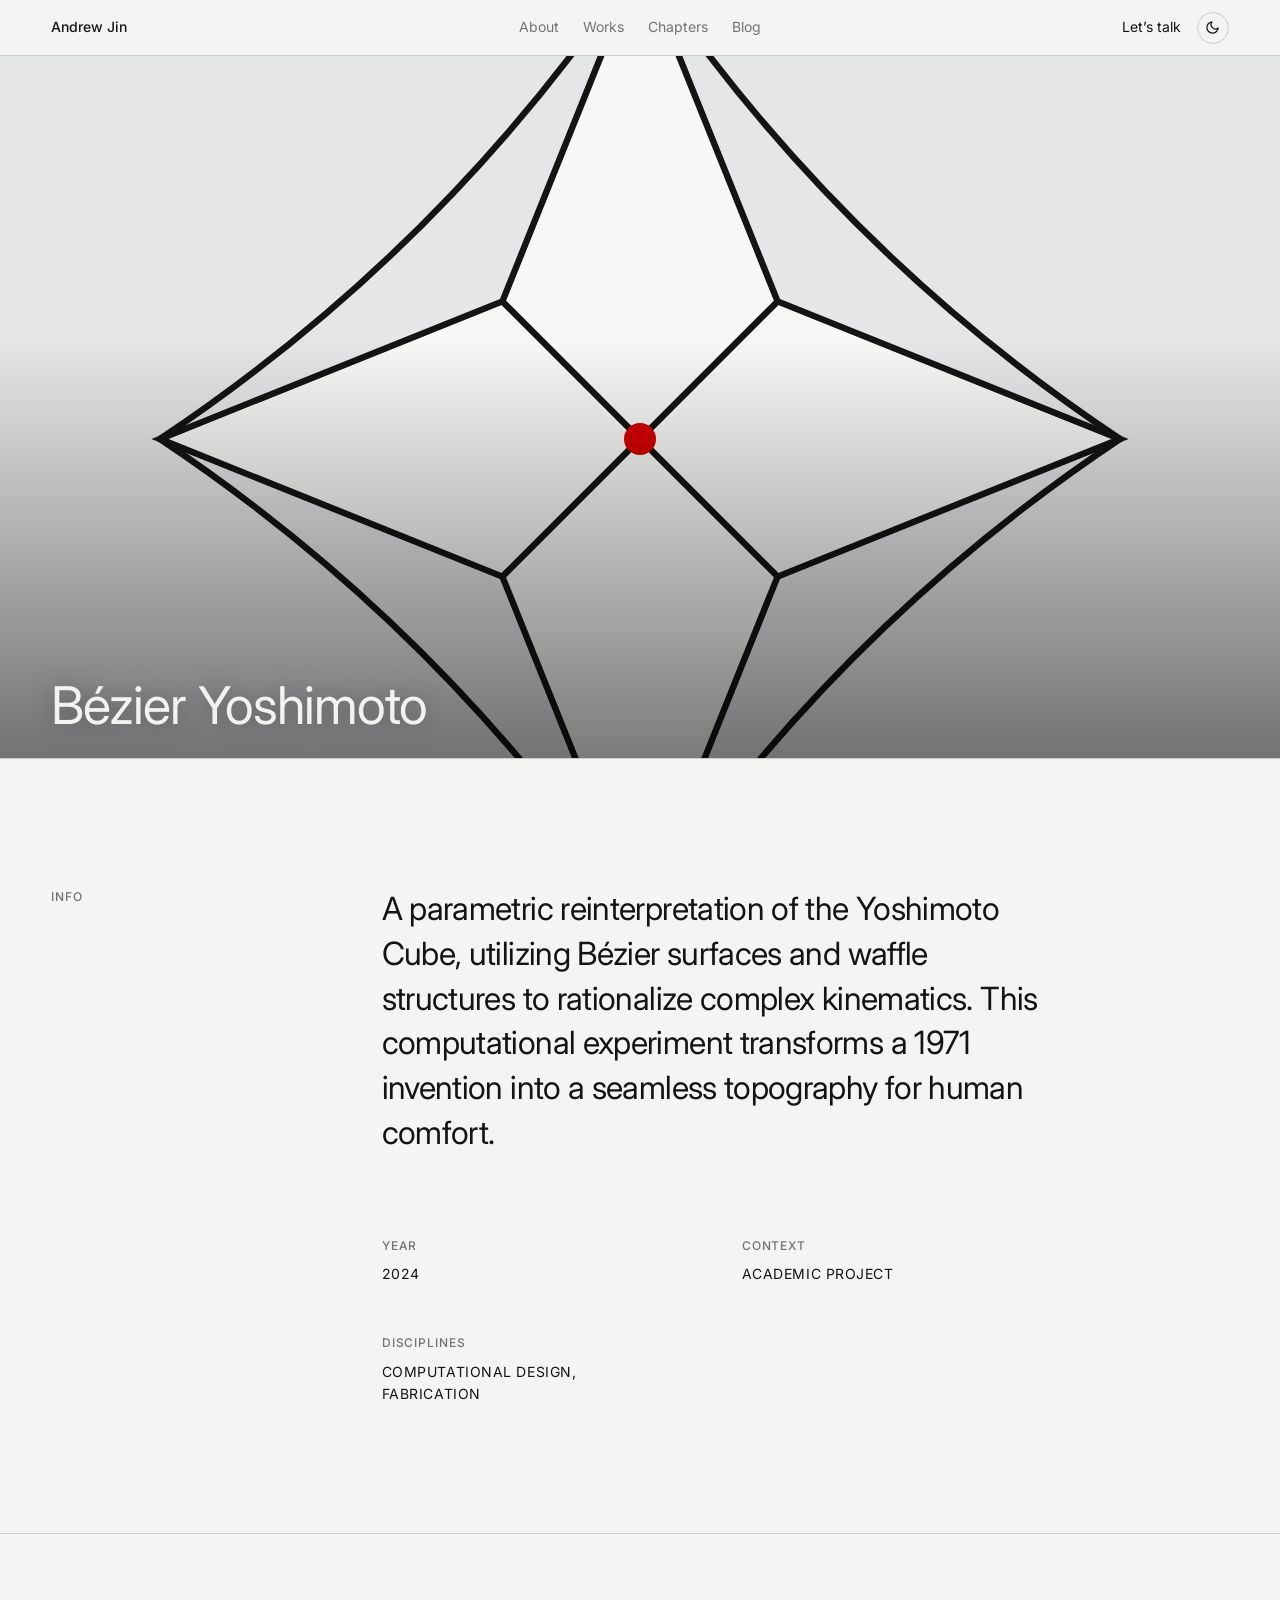
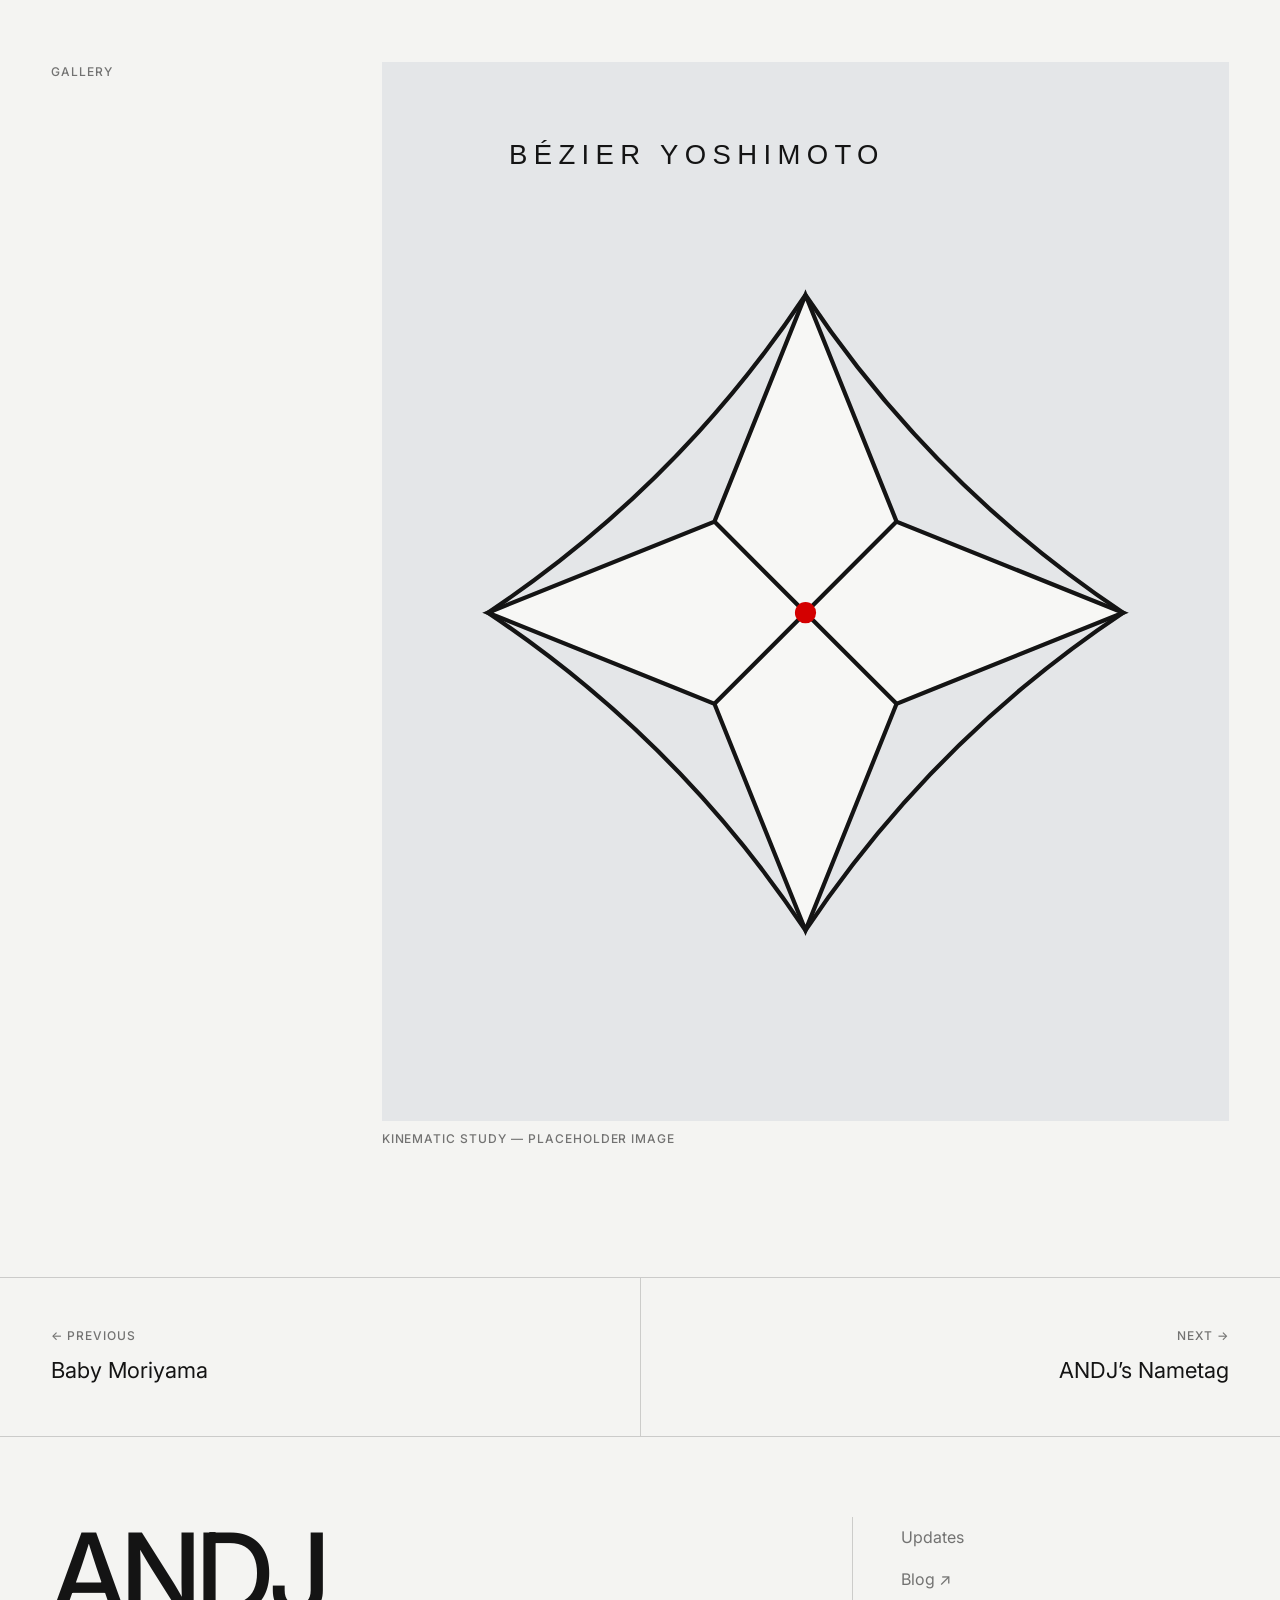
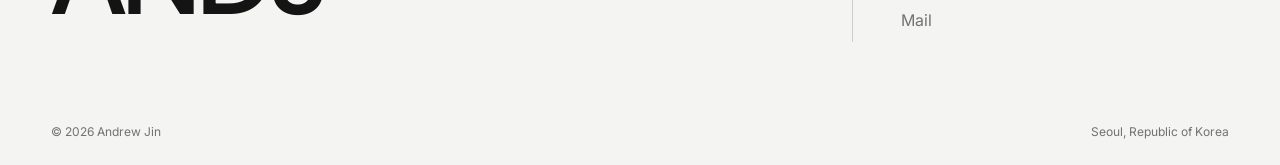
<file: works/bezier-yoshimoto.html>
<!DOCTYPE html>
<html lang="en">
  <head>
    <meta charset="utf-8" />
    <meta name="viewport" content="width=device-width, initial-scale=1" />
    <title>Bézier Yoshimoto — AndJ</title>
    <meta name="description" content="A parametric reinterpretation of the Yoshimoto Cube, utilizing Bézier surfaces and waffle structures to rationalize complex kinematics." />
    <link rel="canonical" href="https://andj.studio/works/bezier-yoshimoto.html" />
    <script>
      (function () {
        try {
          var t = localStorage.getItem('theme');
          if (!t) t = window.matchMedia('(prefers-color-scheme: dark)').matches ? 'dark' : 'light';
          document.documentElement.setAttribute('data-theme', t);
        } catch (e) {
          document.documentElement.setAttribute('data-theme', 'light');
        }
      })();
    </script>
    <link rel="preconnect" href="https://fonts.googleapis.com" />
    <link rel="preconnect" href="https://fonts.gstatic.com" crossorigin />
    <link href="https://fonts.googleapis.com/css2?family=Inter:wght@400;500;600;700&display=swap" rel="stylesheet" />
    <link rel="stylesheet" href="../styleguide.css" />
    <link rel="stylesheet" href="../globals.css" />
    <link rel="stylesheet" href="../style.css" />
    <link rel="icon" href="../assets/favicon.ico" sizes="any" />
    <link rel="icon" href="../assets/favicon-32x32.png" sizes="32x32" type="image/png" />
    <link rel="apple-touch-icon" href="../assets/apple-touch-icon.png" />
  </head>
  <body>
    <header class="site-header">
      <a class="brand" href="../index.html">Andrew Jin</a>
      <nav class="site-nav" aria-label="Primary">
        <a href="../index.html#about">About</a>
        <a href="../index.html#works">Works</a>
        <a href="../index.html#chapters">Chapters</a>
        <a href="https://blog.andj.studio" target="_blank" rel="noopener">Blog</a>
      </nav>
      <div class="header-actions">
        <a class="talk-link" href="../index.html#contact">Let&rsquo;s talk</a>
        <button class="theme-toggle" aria-label="Toggle color theme">
          <svg class="icon-moon" width="15" height="15" viewBox="0 0 24 24" fill="none" xmlns="http://www.w3.org/2000/svg" aria-hidden="true">
            <path d="M21 12.8A9 9 0 1 1 11.2 3a7 7 0 0 0 9.8 9.8Z" stroke="currentColor" stroke-width="2" stroke-linecap="round" stroke-linejoin="round"/>
          </svg>
          <svg class="icon-sun" width="15" height="15" viewBox="0 0 24 24" fill="none" xmlns="http://www.w3.org/2000/svg" aria-hidden="true">
            <circle cx="12" cy="12" r="4" stroke="currentColor" stroke-width="2"/>
            <path d="M12 2v2m0 16v2M4.9 4.9l1.4 1.4m11.4 11.4 1.4 1.4M2 12h2m16 0h2M4.9 19.1l1.4-1.4m11.4-11.4 1.4-1.4" stroke="currentColor" stroke-width="2" stroke-linecap="round"/>
          </svg>
        </button>
        <button class="menu-toggle" aria-label="Toggle menu" aria-expanded="false">
          <svg class="menu-icon" width="22" height="22" viewBox="0 0 24 24" fill="none" xmlns="http://www.w3.org/2000/svg" aria-hidden="true">
            <path d="M3 6H21M3 12H21M3 18H21" stroke="currentColor" stroke-width="2" stroke-linecap="round"/>
          </svg>
          <svg class="close-icon" width="22" height="22" viewBox="0 0 24 24" fill="none" xmlns="http://www.w3.org/2000/svg" aria-hidden="true">
            <path d="M18 6L6 18M6 6L18 18" stroke="currentColor" stroke-width="2" stroke-linecap="round"/>
          </svg>
        </button>
      </div>
    </header>
    <nav class="mobile-overlay" aria-label="Mobile navigation">
      <div class="mobile-menu-content">
        <a href="../index.html#about" class="mobile-menu-link">About</a>
        <a href="../index.html#works" class="mobile-menu-link">Works</a>
        <a href="../index.html#chapters" class="mobile-menu-link">Chapters</a>
        <a href="https://blog.andj.studio" class="mobile-menu-link" target="_blank" rel="noopener">Blog</a>
        <a href="../index.html#contact" class="mobile-menu-link">Let&rsquo;s talk</a>
      </div>
    </nav>
    <main>
      <figure class="project-hero">
        <img src="../assets/works/bezier-yoshimoto.svg" alt="Bézier Yoshimoto hero image" />
        <figcaption><h1>B&eacute;zier Yoshimoto</h1></figcaption>
      </figure>

      <section class="section">
        <div class="section-label-wrap">
          <span class="section-label label">Info</span>
        </div>
        <div class="section-content">
          <p class="project-desc" data-reveal>A parametric reinterpretation of the Yoshimoto Cube, utilizing B&eacute;zier surfaces and waffle structures to rationalize complex kinematics. This computational experiment transforms a 1971 invention into a seamless topography for human comfort.</p>
          <div class="meta-grid" data-reveal>
            <div class="meta-item">
              <span class="label">Year</span>
              <p>2024</p>
            </div>
            <div class="meta-item">
              <span class="label">Context</span>
              <p>Academic project</p>
            </div>
            <div class="meta-item">
              <span class="label">Disciplines</span>
              <p>Computational design, Fabrication</p>
            </div>
          </div>
        </div>
      </section>

      <section class="section">
        <div class="section-label-wrap">
          <span class="section-label label">Gallery</span>
        </div>
        <div class="section-content project-figures">
          <figure data-reveal>
            <img src="../assets/works/bezier-yoshimoto.svg" alt="Bézier Yoshimoto — kinematic study placeholder" loading="lazy" />
            <figcaption class="label">Kinematic study &mdash; placeholder image</figcaption>
          </figure>
        </div>
      </section>
    </main>
    <nav class="project-nav" aria-label="Project navigation">
      <a href="baby-moriyama.html">
        <span class="label">&larr; Previous</span>
        <span class="nav-title">Baby Moriyama</span>
      </a>
      <a href="andjs-nametag.html">
        <span class="label">Next &rarr;</span>
        <span class="nav-title">ANDJ&rsquo;s Nametag</span>
      </a>
    </nav>
    <footer class="site-footer">
      <div class="footer-main">
        <span class="footer-wordmark">ANDJ</span>
        <div class="footer-links">
          <a href="../updates.html">Updates</a>
          <a href="https://blog.andj.studio" target="_blank" rel="noopener">Blog &nearr;</a>
          <a href="mailto:seunghoojin@gmail.com">Mail</a>
        </div>
      </div>
      <div class="footer-small">
        <span>&copy; 2026 Andrew Jin</span>
        <span>Seoul, Republic of Korea</span>
      </div>
    </footer>
    <script src="../script.js"></script>
  </body>
</html>
</file>
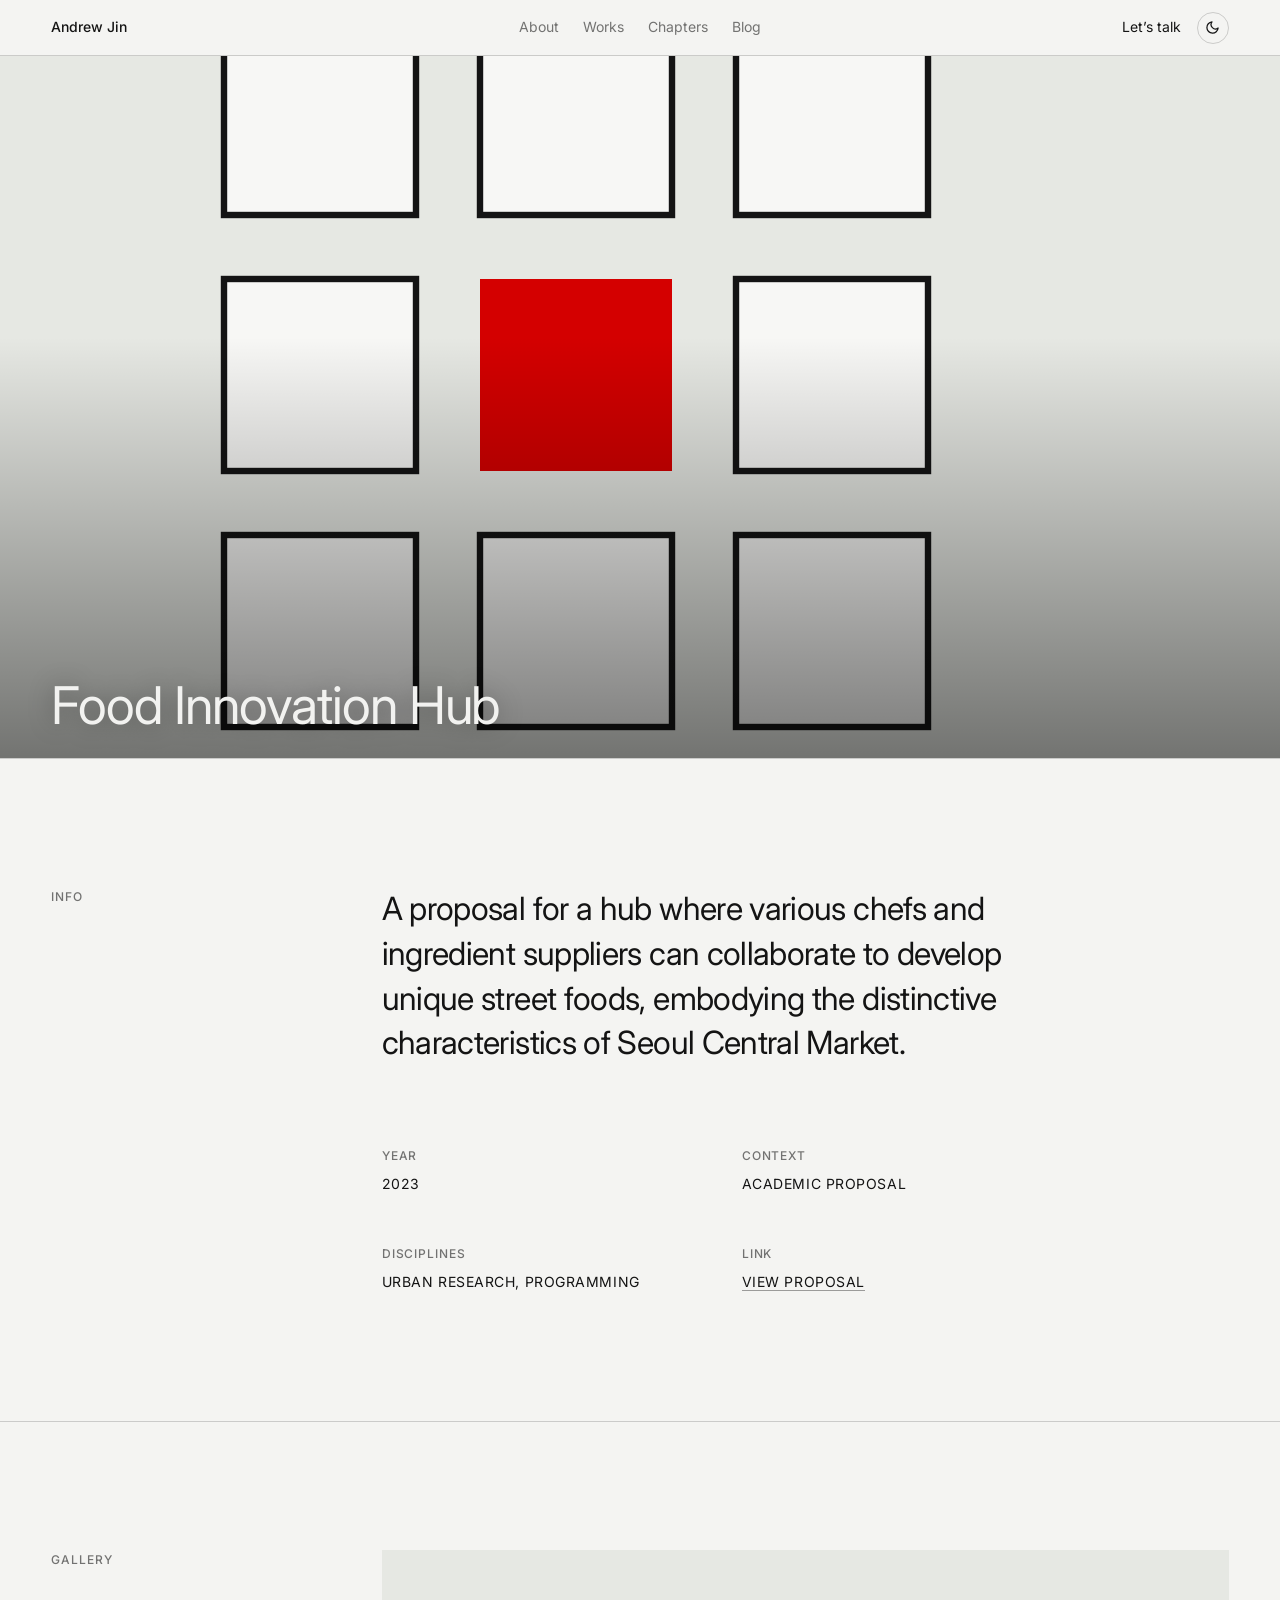
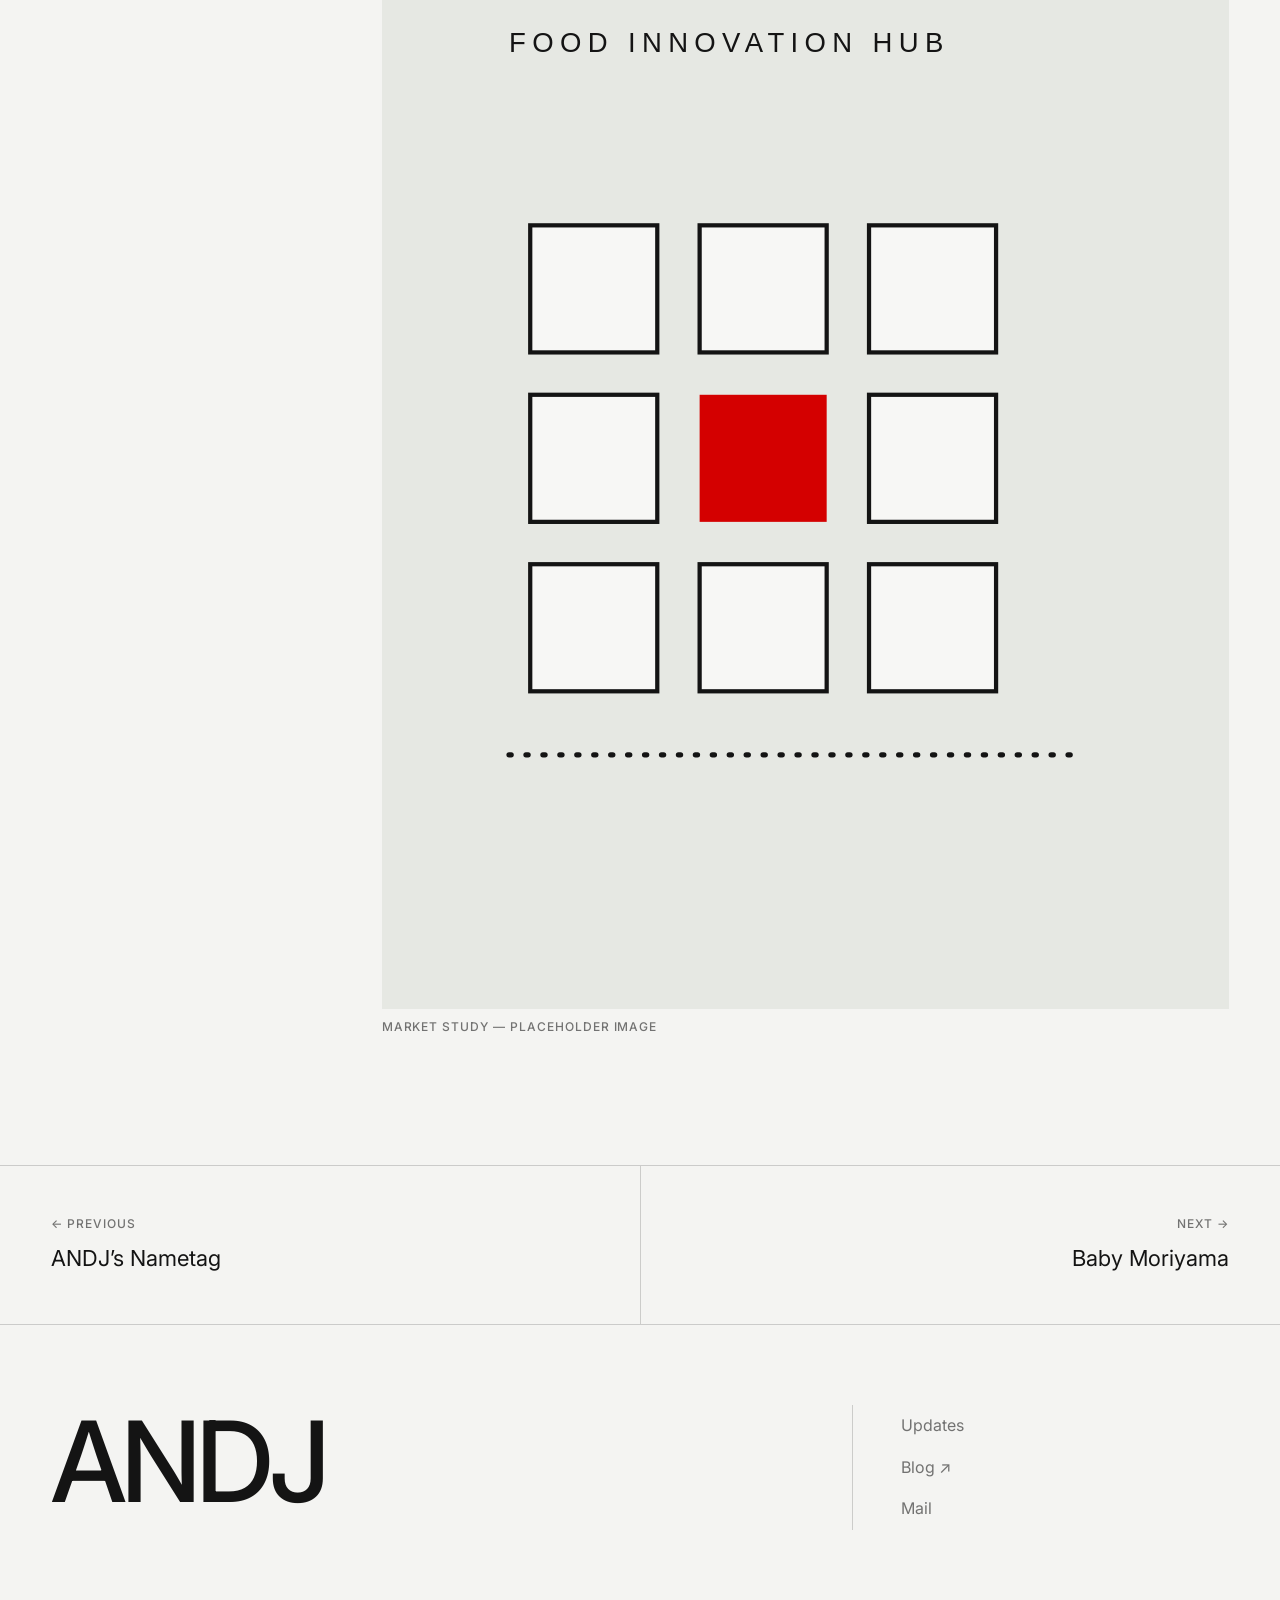
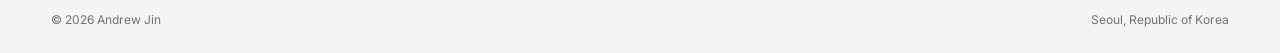
<file: works/food-innovation-hub.html>
<!DOCTYPE html>
<html lang="en">
  <head>
    <meta charset="utf-8" />
    <meta name="viewport" content="width=device-width, initial-scale=1" />
    <title>Food Innovation Hub — AndJ</title>
    <meta name="description" content="Proposal for a hub where chefs and ingredient suppliers collaborate to develop unique street foods in Seoul Central Market." />
    <link rel="canonical" href="https://andj.studio/works/food-innovation-hub.html" />
    <script>
      (function () {
        try {
          var t = localStorage.getItem('theme');
          if (!t) t = window.matchMedia('(prefers-color-scheme: dark)').matches ? 'dark' : 'light';
          document.documentElement.setAttribute('data-theme', t);
        } catch (e) {
          document.documentElement.setAttribute('data-theme', 'light');
        }
      })();
    </script>
    <link rel="preconnect" href="https://fonts.googleapis.com" />
    <link rel="preconnect" href="https://fonts.gstatic.com" crossorigin />
    <link href="https://fonts.googleapis.com/css2?family=Inter:wght@400;500;600;700&display=swap" rel="stylesheet" />
    <link rel="stylesheet" href="../styleguide.css" />
    <link rel="stylesheet" href="../globals.css" />
    <link rel="stylesheet" href="../style.css" />
    <link rel="icon" href="../assets/favicon.ico" sizes="any" />
    <link rel="icon" href="../assets/favicon-32x32.png" sizes="32x32" type="image/png" />
    <link rel="apple-touch-icon" href="../assets/apple-touch-icon.png" />
  </head>
  <body>
    <header class="site-header">
      <a class="brand" href="../index.html">Andrew Jin</a>
      <nav class="site-nav" aria-label="Primary">
        <a href="../index.html#about">About</a>
        <a href="../index.html#works">Works</a>
        <a href="../index.html#chapters">Chapters</a>
        <a href="https://blog.andj.studio" target="_blank" rel="noopener">Blog</a>
      </nav>
      <div class="header-actions">
        <a class="talk-link" href="../index.html#contact">Let&rsquo;s talk</a>
        <button class="theme-toggle" aria-label="Toggle color theme">
          <svg class="icon-moon" width="15" height="15" viewBox="0 0 24 24" fill="none" xmlns="http://www.w3.org/2000/svg" aria-hidden="true">
            <path d="M21 12.8A9 9 0 1 1 11.2 3a7 7 0 0 0 9.8 9.8Z" stroke="currentColor" stroke-width="2" stroke-linecap="round" stroke-linejoin="round"/>
          </svg>
          <svg class="icon-sun" width="15" height="15" viewBox="0 0 24 24" fill="none" xmlns="http://www.w3.org/2000/svg" aria-hidden="true">
            <circle cx="12" cy="12" r="4" stroke="currentColor" stroke-width="2"/>
            <path d="M12 2v2m0 16v2M4.9 4.9l1.4 1.4m11.4 11.4 1.4 1.4M2 12h2m16 0h2M4.9 19.1l1.4-1.4m11.4-11.4 1.4-1.4" stroke="currentColor" stroke-width="2" stroke-linecap="round"/>
          </svg>
        </button>
        <button class="menu-toggle" aria-label="Toggle menu" aria-expanded="false">
          <svg class="menu-icon" width="22" height="22" viewBox="0 0 24 24" fill="none" xmlns="http://www.w3.org/2000/svg" aria-hidden="true">
            <path d="M3 6H21M3 12H21M3 18H21" stroke="currentColor" stroke-width="2" stroke-linecap="round"/>
          </svg>
          <svg class="close-icon" width="22" height="22" viewBox="0 0 24 24" fill="none" xmlns="http://www.w3.org/2000/svg" aria-hidden="true">
            <path d="M18 6L6 18M6 6L18 18" stroke="currentColor" stroke-width="2" stroke-linecap="round"/>
          </svg>
        </button>
      </div>
    </header>
    <nav class="mobile-overlay" aria-label="Mobile navigation">
      <div class="mobile-menu-content">
        <a href="../index.html#about" class="mobile-menu-link">About</a>
        <a href="../index.html#works" class="mobile-menu-link">Works</a>
        <a href="../index.html#chapters" class="mobile-menu-link">Chapters</a>
        <a href="https://blog.andj.studio" class="mobile-menu-link" target="_blank" rel="noopener">Blog</a>
        <a href="../index.html#contact" class="mobile-menu-link">Let&rsquo;s talk</a>
      </div>
    </nav>
    <main>
      <figure class="project-hero">
        <img src="../assets/works/food-innovation-hub.svg" alt="Food Innovation Hub hero image" />
        <figcaption><h1>Food Innovation Hub</h1></figcaption>
      </figure>

      <section class="section">
        <div class="section-label-wrap">
          <span class="section-label label">Info</span>
        </div>
        <div class="section-content">
          <p class="project-desc" data-reveal>A proposal for a hub where various chefs and ingredient suppliers can collaborate to develop unique street foods, embodying the distinctive characteristics of Seoul Central Market.</p>
          <div class="meta-grid" data-reveal>
            <div class="meta-item">
              <span class="label">Year</span>
              <p>2023</p>
            </div>
            <div class="meta-item">
              <span class="label">Context</span>
              <p>Academic proposal</p>
            </div>
            <div class="meta-item">
              <span class="label">Disciplines</span>
              <p>Urban research, Programming</p>
            </div>
            <div class="meta-item">
              <span class="label">Link</span>
              <p><a href="https://naver.me/G5PRXoMi" target="_blank" rel="noopener">View proposal</a></p>
            </div>
          </div>
        </div>
      </section>

      <section class="section">
        <div class="section-label-wrap">
          <span class="section-label label">Gallery</span>
        </div>
        <div class="section-content project-figures">
          <figure data-reveal>
            <img src="../assets/works/food-innovation-hub.svg" alt="Food Innovation Hub — market study placeholder" loading="lazy" />
            <figcaption class="label">Market study &mdash; placeholder image</figcaption>
          </figure>
        </div>
      </section>
    </main>
    <nav class="project-nav" aria-label="Project navigation">
      <a href="andjs-nametag.html">
        <span class="label">&larr; Previous</span>
        <span class="nav-title">ANDJ&rsquo;s Nametag</span>
      </a>
      <a href="baby-moriyama.html">
        <span class="label">Next &rarr;</span>
        <span class="nav-title">Baby Moriyama</span>
      </a>
    </nav>
    <footer class="site-footer">
      <div class="footer-main">
        <span class="footer-wordmark">ANDJ</span>
        <div class="footer-links">
          <a href="../updates.html">Updates</a>
          <a href="https://blog.andj.studio" target="_blank" rel="noopener">Blog &nearr;</a>
          <a href="mailto:seunghoojin@gmail.com">Mail</a>
        </div>
      </div>
      <div class="footer-small">
        <span>&copy; 2026 Andrew Jin</span>
        <span>Seoul, Republic of Korea</span>
      </div>
    </footer>
    <script src="../script.js"></script>
  </body>
</html>
</file>
<file: styleguide.css>
/* ============================================
   DESIGN TOKENS — AndJ 2026 redesign
   Light theme is the base; [data-theme="dark"]
   overrides. A head script sets data-theme from
   localStorage or prefers-color-scheme.
   ============================================ */
:root {
  /* ----- COLOR (light) ----- */
  --color-bg: #f4f4f2;
  --color-bg-raised: #ececea;
  --color-text: #141414;
  --color-text-secondary: rgba(20, 20, 20, 0.58);
  --color-hairline: rgba(20, 20, 20, 0.18);
  --color-hairline-strong: rgba(20, 20, 20, 0.4);
  --color-accent: #d40000;
  --color-inverse: #f4f4f2;

  /* ----- SPACING ----- */
  --space-xs: 8px;
  --space-sm: 12px;
  --space-md: 16px;
  --space-lg: 24px;
  --space-xl: 48px;
  --space-2xl: 80px;
  --space-3xl: 128px;
  --page-margin: clamp(16px, 4vw, 64px);

  /* ----- TYPE ----- */
  --font-sans: "Inter", Helvetica, Arial, sans-serif;

  /* Hero wordmark: big but bounded (no 388px monsters) */
  --type-display: clamp(4.5rem, 15vw, 11rem);
  --type-title: clamp(2rem, 4.5vw, 3.25rem);      /* section statements / project titles */
  --type-heading: clamp(1.5rem, 2.6vw, 2rem);     /* sub-statements */
  --type-statement: 1.375rem;                     /* about card titles */
  --type-body: 1rem;
  --type-small: 0.875rem;
  --type-label: 0.75rem;                          /* uppercase labels */

  --tracking-display: -0.045em;
  --tracking-title: -0.02em;
  --tracking-label: 0.08em;

  --leading-display: 0.95;
  --leading-title: 1.1;
  --leading-body: 1.6;

  /* ----- STRUCTURE ----- */
  --header-height: 56px;
  --header-scroll-offset: 88px;
  --z-header: 1000;
  --radius-pill: 999px;

  /* ----- MOTION ----- */
  --ease-out: cubic-bezier(0.2, 0.7, 0.2, 1);
  --duration-fast: 0.25s;
  --duration-slow: 0.7s;
}

:root[data-theme="dark"] {
  --color-bg: #0a0a0a;
  --color-bg-raised: #161616;
  --color-text: #f2f2f0;
  --color-text-secondary: rgba(242, 242, 240, 0.56);
  --color-hairline: rgba(242, 242, 240, 0.2);
  --color-hairline-strong: rgba(242, 242, 240, 0.45);
  --color-accent: #ff4b3e;
  --color-inverse: #0a0a0a;
}
</file>
<file: globals.css>
/* ============================================
   MODERN RESET + THEME FOUNDATION
   ============================================ */
*,
*::before,
*::after {
  box-sizing: border-box;
}

* {
  margin: 0;
}

html {
  height: 100%;
  -webkit-text-size-adjust: 100%;
}

body {
  min-height: 100%;
  -webkit-font-smoothing: antialiased;
  background-color: var(--color-bg);
  color: var(--color-text);
  font-family: var(--font-sans);
  font-size: var(--type-body);
  line-height: var(--leading-body);
  transition: background-color 0.35s ease, color 0.35s ease;
}

img,
picture,
svg {
  display: block;
  max-width: 100%;
}

input,
button,
textarea,
select {
  font: inherit;
  color: inherit;
}

button {
  cursor: pointer;
  background: none;
  border: none;
  padding: 0;
}

h1,
h2,
h3,
h4,
h5,
h6 {
  font-size: inherit;
  font-weight: inherit;
}

a {
  text-decoration: none;
  color: inherit;
}

/* ============================================
   MOTION PREFERENCES
   ============================================ */
@media (prefers-reduced-motion: no-preference) {
  html {
    scroll-behavior: smooth;
  }
}

@media (prefers-reduced-motion: reduce) {
  *,
  *::before,
  *::after {
    transition-duration: 0.01ms !important;
    animation-duration: 0.01ms !important;
    scroll-behavior: auto !important;
  }
}

/* ============================================
   FOCUS VISIBILITY
   ============================================ */
a:focus-visible,
button:focus-visible,
[tabindex]:focus-visible {
  outline: 2px solid var(--color-accent);
  outline-offset: 3px;
}

::selection {
  background-color: var(--color-text);
  color: var(--color-bg);
}
</file>
<file: style.css>
/* ============================================
   TYPOGRAPHY UTILITIES
   ============================================ */
.label {
  font-size: var(--type-label);
  font-weight: 500;
  letter-spacing: var(--tracking-label);
  text-transform: uppercase;
  color: var(--color-text-secondary);
}

/* ============================================
   HEADER
   ============================================ */
.site-header {
  position: fixed;
  top: 0;
  left: 0;
  right: 0;
  z-index: var(--z-header);
  display: flex;
  align-items: center;
  justify-content: space-between;
  gap: var(--space-md);
  height: var(--header-height);
  padding: 0 var(--page-margin);
  background-color: color-mix(in srgb, var(--color-bg) 88%, transparent);
  backdrop-filter: blur(8px);
  -webkit-backdrop-filter: blur(8px);
  border-bottom: 1px solid var(--color-hairline);
}

.brand {
  font-size: var(--type-small);
  font-weight: 500;
  white-space: nowrap;
}

.site-nav {
  display: flex;
  gap: var(--space-lg);
  position: absolute;
  left: 50%;
  transform: translateX(-50%);
}

.site-nav a {
  font-size: var(--type-small);
  color: var(--color-text-secondary);
  transition: color var(--duration-fast) ease;
}

.site-nav a.active {
  color: var(--color-text);
}

.header-actions {
  display: flex;
  align-items: center;
  gap: var(--space-md);
}

.talk-link {
  font-size: var(--type-small);
  white-space: nowrap;
}

.theme-toggle {
  display: flex;
  align-items: center;
  justify-content: center;
  width: 32px;
  height: 32px;
  border-radius: var(--radius-pill);
  border: 1px solid var(--color-hairline);
  color: var(--color-text);
  transition: border-color var(--duration-fast) ease;
}

.theme-toggle .icon-sun { display: none; }
.theme-toggle .icon-moon { display: block; }

:root[data-theme="dark"] .theme-toggle .icon-sun { display: block; }
:root[data-theme="dark"] .theme-toggle .icon-moon { display: none; }

.menu-toggle {
  display: none;
  align-items: center;
  justify-content: center;
  width: 44px;
  height: 44px;
  color: var(--color-text);
}

.menu-toggle .close-icon { display: none; }
.menu-toggle.is-active .menu-icon { display: none; }
.menu-toggle.is-active .close-icon { display: block; }

/* ============================================
   MOBILE OVERLAY MENU
   ============================================ */
.mobile-overlay {
  position: fixed;
  inset: 0;
  background-color: color-mix(in srgb, var(--color-bg) 96%, transparent);
  backdrop-filter: blur(6px);
  -webkit-backdrop-filter: blur(6px);
  opacity: 0;
  visibility: hidden;
  transition: opacity 0.3s ease, visibility 0.3s ease;
  z-index: calc(var(--z-header) - 1);
  display: flex;
  align-items: flex-start;
  overscroll-behavior: contain;
}

.mobile-overlay.is-active {
  opacity: 1;
  visibility: visible;
}

.mobile-menu-content {
  display: flex;
  flex-direction: column;
  width: 100%;
  padding: calc(var(--header-height) + var(--space-xl)) var(--page-margin) 0;
}

.mobile-menu-link {
  padding: var(--space-md) 0;
  font-size: var(--type-heading);
  font-weight: 400;
  letter-spacing: var(--tracking-title);
  border-top: 1px solid var(--color-hairline);
}

.mobile-menu-link:last-child {
  border-bottom: 1px solid var(--color-hairline);
}

/* ============================================
   HERO
   ============================================ */
.hero {
  position: relative;
  display: flex;
  flex-direction: column;
  justify-content: center;
  min-height: 100svh;
  padding: var(--header-height) var(--page-margin) 0;
  overflow: hidden;
}

.hero-inner {
  position: relative;
  z-index: 2;
  display: flex;
  flex-direction: column;
  align-items: flex-end;
  margin-left: auto;
  width: fit-content;
  pointer-events: none;
}

.hero-title {
  font-size: var(--type-display);
  font-weight: 500;
  letter-spacing: var(--tracking-display);
  line-height: var(--leading-display);
}

.hero-tagline {
  max-width: 240px;
  margin-top: var(--space-md);
  margin-right: clamp(0px, 6vw, 96px);
  font-size: var(--type-small);
  color: var(--color-text-secondary);
  align-self: flex-end;
}

.hero-footer {
  position: absolute;
  left: var(--page-margin);
  right: var(--page-margin);
  bottom: var(--space-lg);
  display: flex;
  flex-direction: column;
  gap: var(--space-sm);
  z-index: 2;
  font-size: var(--type-small);
  color: var(--color-text-secondary);
}

.hero-footer-row {
  display: flex;
  justify-content: space-between;
  align-items: center;
}

.hero-footer .down-arrow {
  color: var(--color-text);
}

/* Latest-update ticker (generated from data/updates.json) */
.hero-latest {
  display: flex;
  align-items: baseline;
  gap: var(--space-sm);
  width: fit-content;
  padding-bottom: var(--space-sm);
  border-bottom: 1px solid var(--color-hairline);
  transition: color var(--duration-fast) ease;
}

.hero-latest .label {
  color: var(--color-accent);
}

.hero-latest-text {
  color: var(--color-text-secondary);
  transition: color var(--duration-fast) ease;
}

.hero-latest-arrow {
  color: var(--color-text-secondary);
}

/* Image trail (cursor interaction, pointer devices only) */
.trail-img {
  position: absolute;
  width: clamp(140px, 16vw, 230px);
  aspect-ratio: 4 / 5;
  object-fit: cover;
  z-index: 1;
  pointer-events: none;
  opacity: 0;
  transform: translate(-50%, -50%) scale(0.55) rotate(var(--rot, 0deg));
  transition: transform 0.35s var(--ease-out), opacity 0.3s ease;
}

.trail-img.is-in {
  opacity: 1;
  transform: translate(-50%, -50%) scale(1) rotate(var(--rot, 0deg));
}

.trail-img.is-out {
  opacity: 0;
  transform: translate(-50%, -52%) scale(0.9) rotate(var(--rot, 0deg));
}

/* ============================================
   SECTION SCAFFOLD (sticky label column)
   ============================================ */
.section {
  display: grid;
  grid-template-columns: minmax(140px, 1fr) minmax(0, 3fr);
  gap: var(--space-xl);
  padding: var(--space-3xl) var(--page-margin);
  border-top: 1px solid var(--color-hairline);
  scroll-margin-top: var(--header-scroll-offset);
}

.section-label-wrap {
  position: relative;
}

.section-label {
  position: sticky;
  top: var(--header-scroll-offset);
  display: block;
}

.section-content {
  min-width: 0;
}

/* ============================================
   ABOUT
   ============================================ */
.about-intro {
  font-size: var(--type-title);
  font-weight: 400;
  letter-spacing: var(--tracking-title);
  line-height: var(--leading-title);
  max-width: 22ch;
}

.statements {
  display: grid;
  grid-template-columns: 1fr 1fr;
  gap: var(--space-xl) var(--space-2xl);
  margin-top: var(--space-2xl);
}

.statement {
  border-top: 1px solid var(--color-hairline);
  padding-top: var(--space-md);
}

.statement h3 {
  font-size: var(--type-statement);
  font-weight: 400;
  margin-bottom: var(--space-xs);
}

.statement p {
  color: var(--color-text-secondary);
  max-width: 42ch;
}

/* ============================================
   WORKS
   ============================================ */
.works-grid {
  display: grid;
  grid-template-columns: 1fr 1fr;
  gap: var(--space-2xl) var(--space-xl);
}

.work-card {
  display: block;
}

.work-card figure {
  overflow: hidden;
  background-color: var(--color-bg-raised);
}

.work-card img {
  width: 100%;
  aspect-ratio: 4 / 5;
  object-fit: cover;
  transition: transform 0.6s var(--ease-out);
}

.work-meta {
  display: flex;
  justify-content: space-between;
  align-items: baseline;
  gap: var(--space-md);
  padding-top: var(--space-sm);
  margin-top: var(--space-xs);
  border-top: 1px solid var(--color-hairline);
}

.work-meta h3 {
  font-size: var(--type-statement);
  font-weight: 400;
}

.work-meta .label {
  text-align: right;
}

@media (hover: hover) {
  .work-card:hover img {
    transform: scale(1.04);
  }
}

/* ============================================
   TIMELINE
   ============================================ */
.timeline {
  display: flex;
  flex-direction: column;
}

.timeline-row {
  display: grid;
  grid-template-columns: minmax(150px, 1fr) minmax(0, 1.4fr) minmax(0, 2fr);
  gap: var(--space-md) var(--space-xl);
  padding: var(--space-lg) 0;
  border-top: 1px solid var(--color-hairline);
  align-items: baseline;
}

.timeline-row:last-child {
  border-bottom: 1px solid var(--color-hairline);
}

.timeline-date {
  font-variant-numeric: tabular-nums;
}

.timeline-title {
  font-size: var(--type-statement);
  font-weight: 400;
}

.timeline-desc {
  color: var(--color-text-secondary);
}

.timeline-desc a,
.statement a,
.project-desc a {
  color: var(--color-text);
  border-bottom: 1px solid var(--color-hairline-strong);
  transition: color var(--duration-fast) ease, border-color var(--duration-fast) ease;
}

/* ============================================
   UPDATES (changelog)
   ============================================ */
.updates {
  display: flex;
  flex-direction: column;
}

.update-row {
  display: grid;
  grid-template-columns: minmax(150px, 1fr) minmax(110px, 0.6fr) minmax(0, 3fr);
  gap: var(--space-md) var(--space-xl);
  padding: var(--space-lg) 0;
  border-top: 1px solid var(--color-hairline);
  align-items: baseline;
}

.update-row:last-child {
  border-bottom: 1px solid var(--color-hairline);
}

.update-date {
  font-variant-numeric: tabular-nums;
}

.update-tag {
  color: var(--color-accent);
}

.update-title {
  font-size: var(--type-statement);
  font-weight: 400;
}

.update-title a {
  border-bottom: 1px solid var(--color-hairline-strong);
  transition: color var(--duration-fast) ease, border-color var(--duration-fast) ease;
}

.update-desc {
  margin-top: var(--space-xs);
  color: var(--color-text-secondary);
  max-width: 60ch;
}

.update-desc a {
  color: var(--color-text);
  border-bottom: 1px solid var(--color-hairline-strong);
  transition: color var(--duration-fast) ease, border-color var(--duration-fast) ease;
}

/* Updates page: first section sits under the fixed header */
.updates-main {
  padding-top: var(--header-height);
}

.updates-main .about-intro {
  margin-bottom: var(--space-2xl);
}

/* ============================================
   CONTACT
   ============================================ */
.contact-heading {
  font-size: var(--type-title);
  font-weight: 400;
  letter-spacing: var(--tracking-title);
  line-height: var(--leading-title);
}

.contact-email {
  display: inline-block;
  margin-top: var(--space-lg);
  font-size: var(--type-heading);
  font-weight: 400;
  letter-spacing: var(--tracking-title);
  border-bottom: 1px solid var(--color-hairline-strong);
}

.contact-actions {
  display: flex;
  align-items: center;
  gap: var(--space-md);
  margin-top: var(--space-lg);
}

.copy-email {
  padding: var(--space-xs) var(--space-md);
  border: 1px solid var(--color-hairline-strong);
  border-radius: var(--radius-pill);
  font-size: var(--type-small);
  transition: background-color var(--duration-fast) ease, color var(--duration-fast) ease;
}

.contact-address {
  margin-top: var(--space-xl);
  color: var(--color-text-secondary);
  font-size: var(--type-small);
}

/* ============================================
   FOOTER
   ============================================ */
.site-footer {
  border-top: 1px solid var(--color-hairline);
  padding: var(--space-2xl) var(--page-margin) var(--space-lg);
}

.footer-main {
  display: grid;
  grid-template-columns: minmax(0, 2fr) minmax(200px, 1fr);
  gap: var(--space-xl);
  align-items: start;
}

.footer-wordmark {
  font-size: clamp(3rem, 9vw, 7rem);
  font-weight: 500;
  letter-spacing: var(--tracking-display);
  line-height: 1;
}

.footer-links {
  display: flex;
  flex-direction: column;
  border-left: 1px solid var(--color-hairline);
  padding-left: var(--space-xl);
}

.footer-links a {
  padding: var(--space-xs) 0;
  font-size: var(--type-body);
  color: var(--color-text-secondary);
  transition: color var(--duration-fast) ease;
}

.footer-small {
  display: flex;
  flex-wrap: wrap;
  justify-content: space-between;
  gap: var(--space-md);
  margin-top: var(--space-2xl);
  font-size: var(--type-label);
  color: var(--color-text-secondary);
}

/* ============================================
   PROJECT PAGES
   ============================================ */
.project-hero {
  position: relative;
  margin-top: var(--header-height);
}

.project-hero img {
  width: 100%;
  height: min(78svh, 900px);
  object-fit: cover;
}

.project-hero::after {
  content: "";
  position: absolute;
  inset: 40% 0 0;
  background: linear-gradient(to bottom, transparent, rgba(0, 0, 0, 0.5));
  pointer-events: none;
}

.project-hero figcaption {
  position: absolute;
  z-index: 1;
  left: var(--page-margin);
  bottom: var(--space-lg);
  font-size: var(--type-title);
  font-weight: 400;
  letter-spacing: var(--tracking-title);
  line-height: var(--leading-title);
  color: #f2f2f0;
  text-shadow: 0 1px 24px rgba(0, 0, 0, 0.35);
}

.project-desc {
  font-size: var(--type-heading);
  font-weight: 400;
  letter-spacing: var(--tracking-title);
  line-height: 1.4;
  max-width: 34ch;
}

.meta-grid {
  display: grid;
  grid-template-columns: 1fr 1fr;
  gap: var(--space-xl) var(--space-2xl);
  margin-top: var(--space-2xl);
  max-width: 640px;
}

.meta-item .label {
  display: block;
  margin-bottom: var(--space-xs);
}

.meta-item p,
.meta-item a {
  font-size: var(--type-small);
  text-transform: uppercase;
  letter-spacing: 0.04em;
}

.meta-item a {
  border-bottom: 1px solid var(--color-hairline-strong);
}

.project-figures {
  display: flex;
  flex-direction: column;
  gap: var(--space-xl);
}

.project-figures img {
  width: 100%;
  background-color: var(--color-bg-raised);
}

.project-figures figcaption {
  margin-top: var(--space-xs);
}

.project-nav {
  display: grid;
  grid-template-columns: 1fr 1fr;
  border-top: 1px solid var(--color-hairline);
}

.project-nav a {
  display: flex;
  flex-direction: column;
  gap: var(--space-xs);
  padding: var(--space-xl) var(--page-margin);
}

.project-nav a + a {
  border-left: 1px solid var(--color-hairline);
  text-align: right;
  align-items: flex-end;
}

.project-nav .nav-title {
  font-size: var(--type-statement);
}

/* ============================================
   SCROLL REVEAL (JS-progressive; content is
   fully visible when JS is absent)
   ============================================ */
.js-reveal [data-reveal] {
  opacity: 0;
  transform: translateY(24px);
  transition: opacity var(--duration-slow) ease, transform var(--duration-slow) var(--ease-out);
}

.js-reveal [data-reveal].is-visible {
  opacity: 1;
  transform: none;
}

/* ============================================
   HOVER STATES (pointer devices only)
   ============================================ */
@media (hover: hover) {
  .site-nav a:hover,
  .footer-links a:hover {
    color: var(--color-text);
  }

  .theme-toggle:hover {
    border-color: var(--color-hairline-strong);
  }

  .hero-latest:hover .hero-latest-text {
    color: var(--color-text);
  }

  .talk-link:hover,
  .contact-email:hover {
    color: var(--color-accent);
    border-color: currentColor;
  }

  .timeline-desc a:hover,
  .statement a:hover,
  .project-desc a:hover,
  .update-title a:hover,
  .update-desc a:hover,
  .meta-item a:hover {
    color: var(--color-accent);
    border-color: currentColor;
  }

  .copy-email:hover {
    background-color: var(--color-text);
    color: var(--color-bg);
  }

  .project-nav a:hover .nav-title {
    color: var(--color-accent);
  }
}

/* ============================================
   RESPONSIVE
   ============================================ */
@media (max-width: 900px) {
  .statements,
  .works-grid,
  .meta-grid {
    grid-template-columns: 1fr;
  }

  .works-grid {
    gap: var(--space-xl);
  }
}

@media (max-width: 768px) {
  .site-nav,
  .header-actions .talk-link {
    display: none;
  }

  .menu-toggle {
    display: flex;
  }

  .section {
    grid-template-columns: 1fr;
    gap: var(--space-lg);
    padding: var(--space-2xl) var(--page-margin);
  }

  .section-label {
    position: static;
  }

  .timeline-row {
    grid-template-columns: 1fr;
    gap: var(--space-xs);
  }

  .update-row {
    grid-template-columns: 1fr 1fr;
    gap: var(--space-xs) var(--space-md);
  }

  .update-tag {
    text-align: right;
  }

  .update-body {
    grid-column: 1 / -1;
  }

  .footer-main {
    grid-template-columns: 1fr;
  }

  .footer-links {
    border-left: none;
    padding-left: 0;
    border-top: 1px solid var(--color-hairline);
    padding-top: var(--space-md);
  }

  .project-nav {
    grid-template-columns: 1fr;
  }

  .project-nav a + a {
    border-left: none;
    border-top: 1px solid var(--color-hairline);
  }
}
</file>
